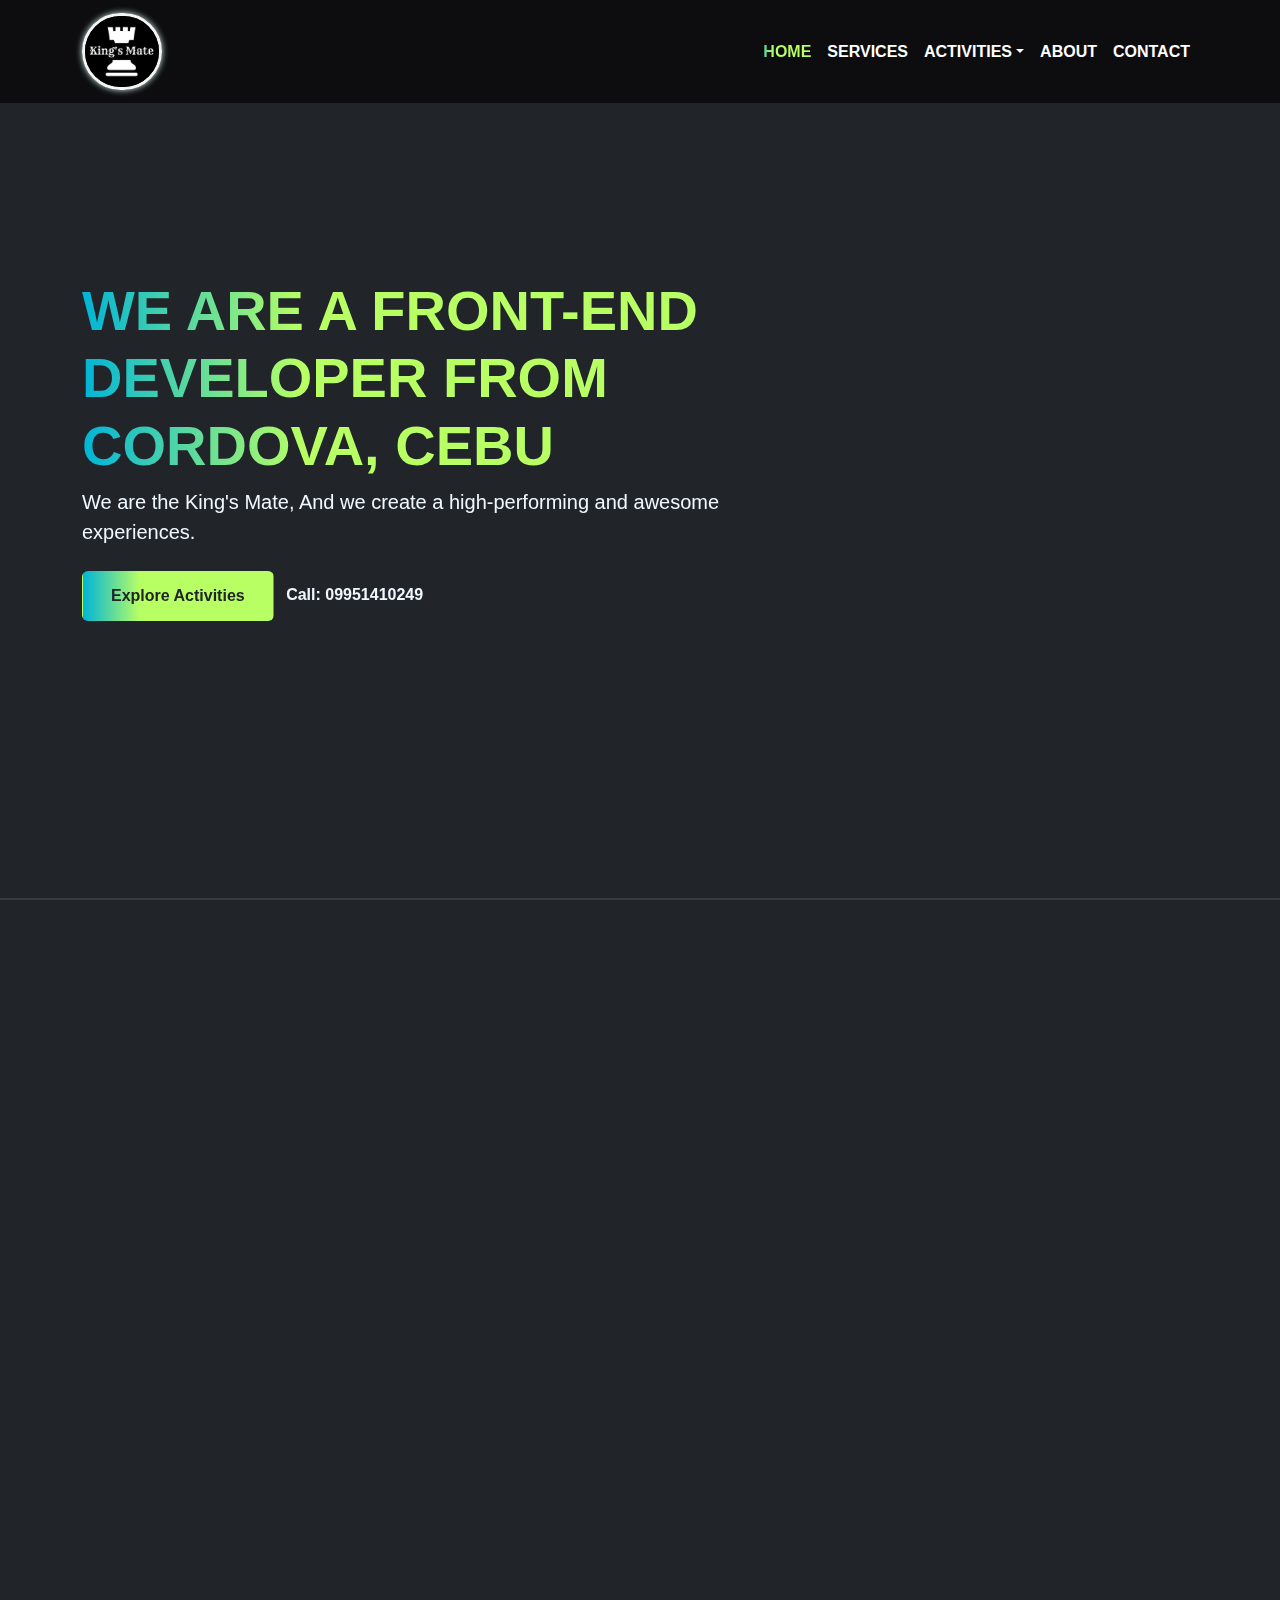
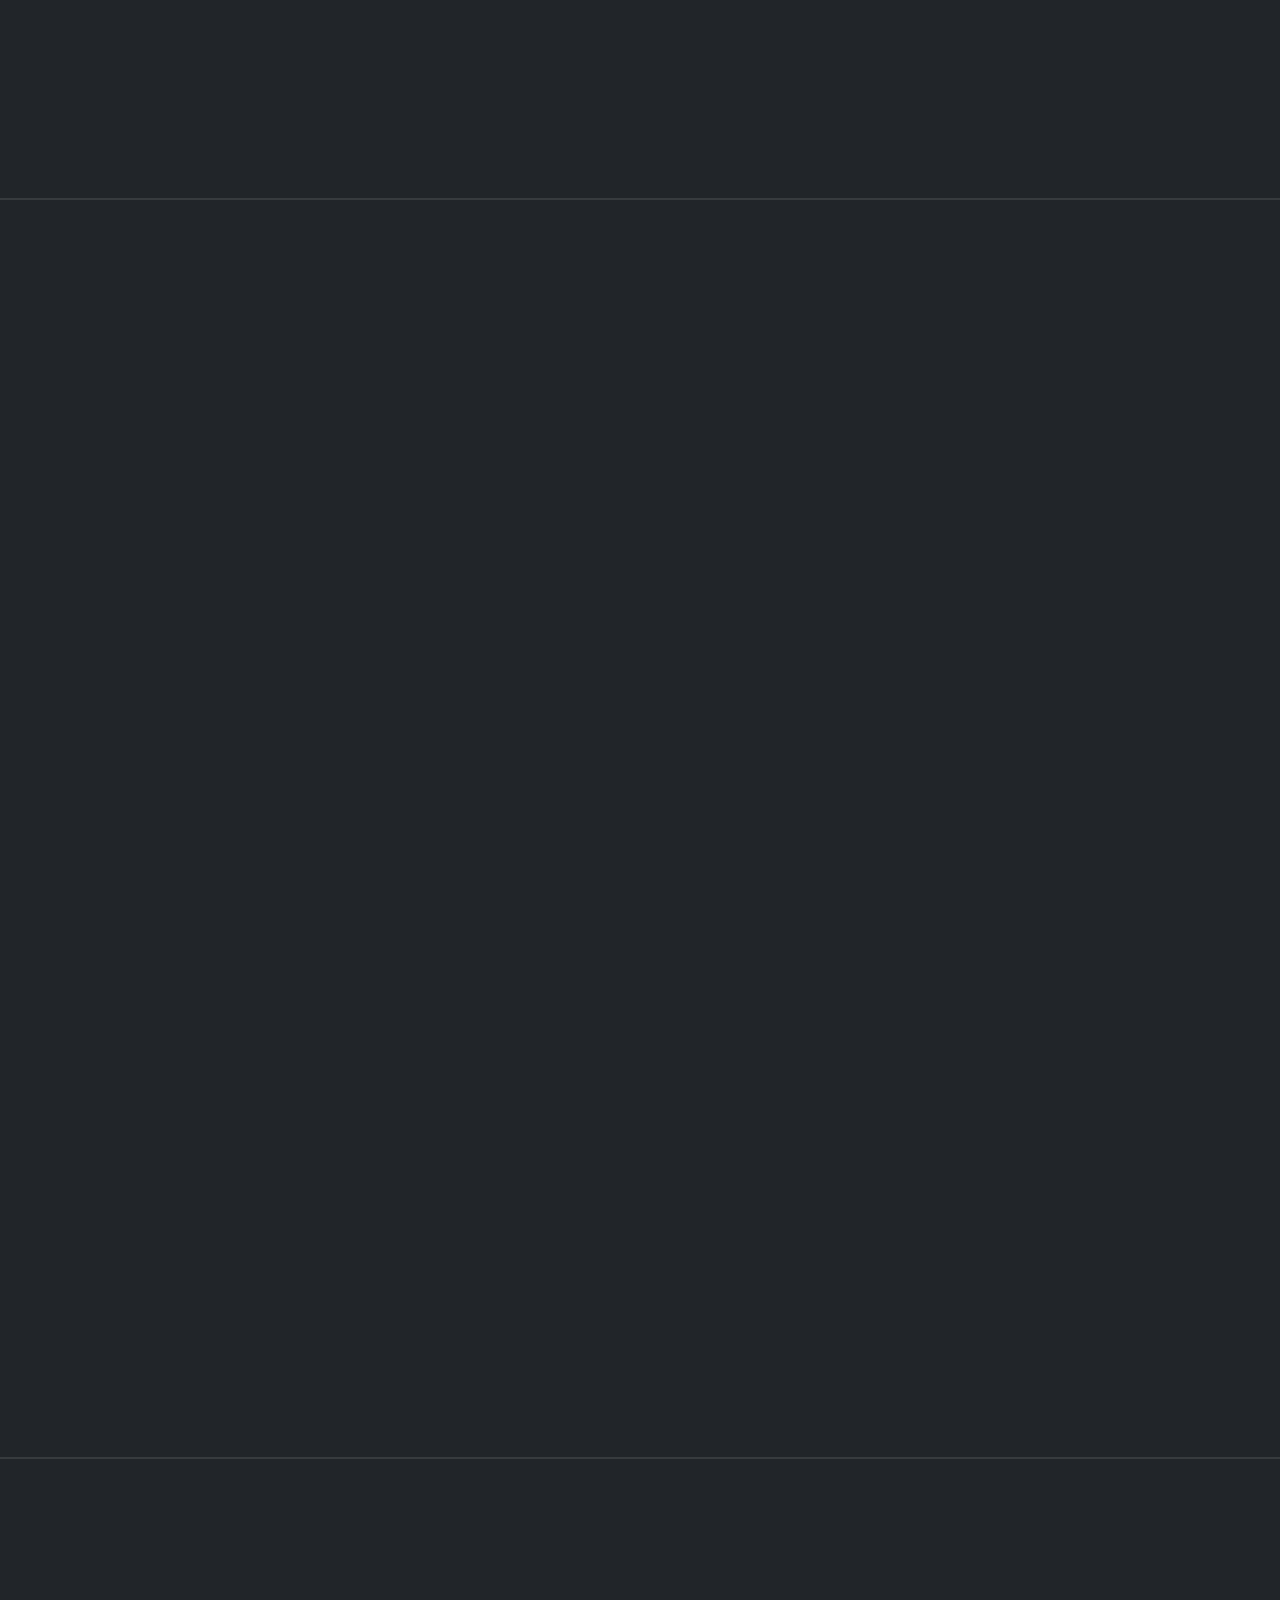
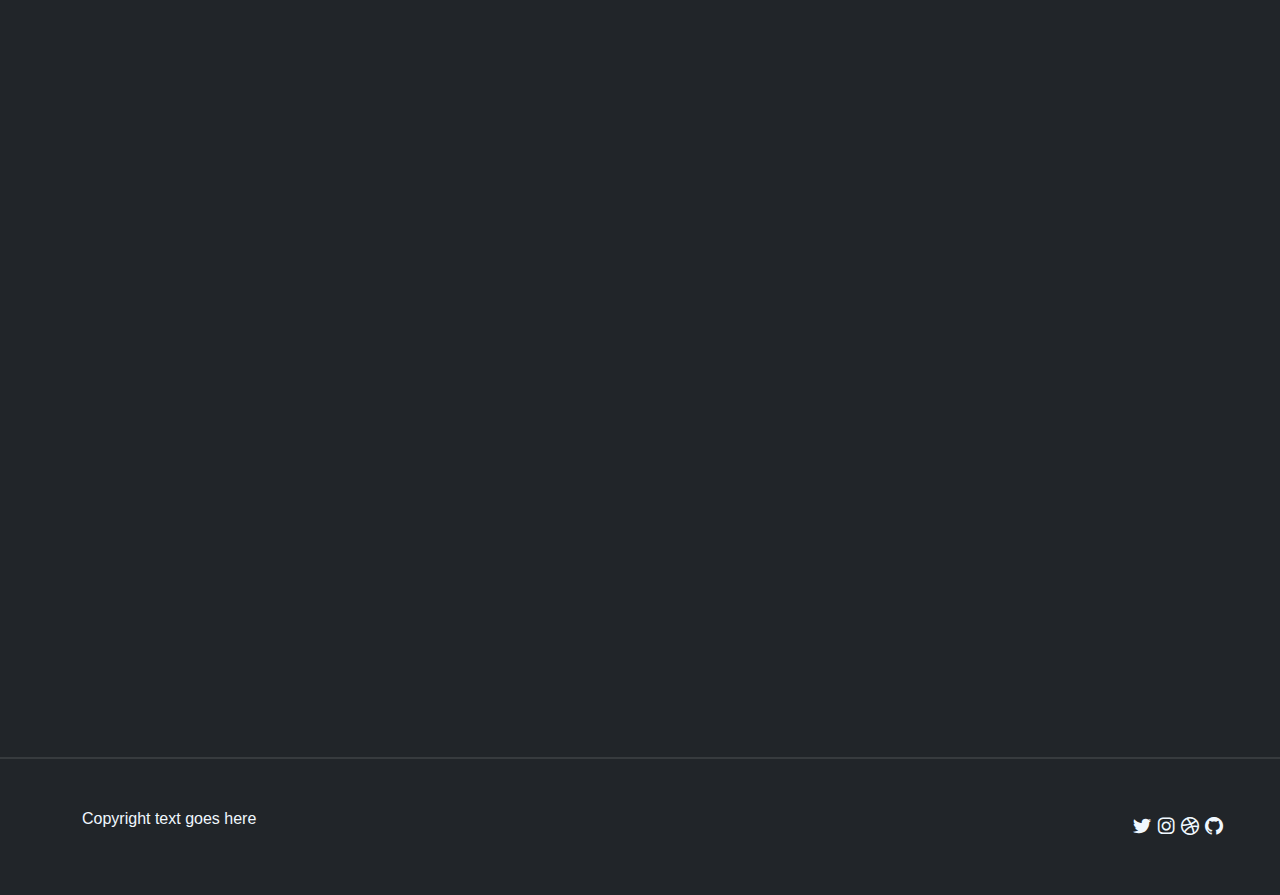
<file: index.html>
<!DOCTYPE html>
<html lang="en">
<head>
    <meta charset="UTF-8">
    <meta http-equiv="X-UA-Compatible" content="IE=edge">
    <meta name="viewport" content="width=device-width, initial-scale=1.0">
    <title>King's Mate</title>
    <link rel="stylesheet" href="./sources/css/bootstrap.min.css">
    <link rel="stylesheet" href="./sources/css/aos.css">
    <link rel="stylesheet" href="./sources/css/line-awesome.min.css">
    <link rel="stylesheet" href="./sources/css/style.css">
    <link rel="icon" href="./sources/images/top-icon.png">
</head>
<body data-bs-spy="scroll" data-bs-target=".navbar">
    <nav class="navbar navbar-expand-lg navbar-dark fixed-top">
        <div class="container">
          <a class="navbar-brand mx-lg-auto" href="#home">
            <span class="h4 fw-bold d-block d-lg-none shadow-sm">King's Mate</span>
            <img src="./sources/images/logomain.png" class="d-none d-lg-block" alt="logo" id="logo">
          </a>
          <button class="navbar-toggler" type="button" data-bs-toggle="collapse" data-bs-target="#navbarNav" aria-controls="navbarNav" aria-expanded="false" aria-label="Toggle navigation">
            <span class="navbar-toggler-icon"></span>
          </button>
          <div class="collapse navbar-collapse" id="navbarNav">
            <ul class="navbar-nav ms-auto">
              <li class="nav-item active">
                <a class="nav-link" href="#home">Home</a>
              </li>
              <li class="nav-item">
                <a class="nav-link" href="#services">Services</a>
              </li>
              <li class="nav-item dropdown">
                <a class="nav-link dropdown-toggle" href="#" role="button" data-bs-toggle="dropdown">ACTIVITIES</a>
                <ul class="dropdown-menu">
                  <li><a class="dropdown-item" href="periodic.html">Table of Elements</a></li>
                  <li><a class="dropdown-item" href="grid.html">Grid</a></li>
                  <li><a class="dropdown-item" href="survey.html">Survey Form</a></li>
                </ul>
              </li>
              <li class="nav-item">
                <a class="nav-link" href="#about">About</a>
              </li>
              <li class="nav-item">
                <a class="nav-link" href="#contact">Contact</a>
              </li>
            </ul>
          </div>
        </div>
      </nav>

      <div id="content-wrapper">
        <section id="home" class="full-height bg-dark">
            <div class="container">
                <div class="row">
                    <div class="col-lg-8">
                        <h1 class="display-4 fw-bold" data-aos="fade-up">WE ARE A FRONT-END DEVELOPER FROM CORDOVA, CEBU</h1>
                        <p class="lead mt-2 mb-4" data-aos="fade-up" data-aos-delay="300">We are the King's Mate, And we create a high-performing and awesome experiences.</p>
                        <div data-aos="fade-up" data-aos-delay="600">
                          <a href="#activities" class="btn btn-brand me-2">Explore Activities</a>
                        <a href="#" class="link-custom">Call: 09951410249</a>
                        </div>
                    </div>
                </div>
            </div>
        </section>

        <section id="services" class="full-height bg-dark px-lg-5">
          <div class="container">
            <div class="row pb-4" data-aos="fade-up">
              <div class="col-lg-8">
                <h6 class="text-brand">SERVICES</h6>
                <h1>Services that we provide.</h1>
              </div>
            </div>
            <div class="row">
              <div class="col-md-4" data-aos="fade-up" data-aos-delay="300">
                <div class="service p-4 bg-gradient border-bottom border-start rounded-4 shadow-effect">
                    <div class="iconbox rounded-4">
                        <i class="las la-feather"></i>
                    </div>
                    <h3>Felix B. Alimento Jr.</h3>
                    <h4 class="mt-4 ">Branding</h4>
                    <p>We are the King's Mate, And we create a high-performing and awesome experiences.</p>
                    <a href="" class="link-custom">Read More</a>
                </div>
            </div>
            <div class="col-md-4" data-aos="fade-up" data-aos-delay="600">
              <div class="service p-4 bg-gradient border-bottom border-start rounded-4 shadow-effect">
                  <div class="iconbox rounded-4">
                    <i class="las la-desktop"></i>
                  </div>
                  <h3>Justin Dave T. Henabe</h3>
                  <h4 class="mt-4 ">Web Designing</h4>
                  <p>We are the King's Mate, And we create a high-performing and awesome experiences.</p>
                  <a href="" class="link-custom">Read More</a>
              </div>
          </div>
          <div class="col-md-4" data-aos="fade-up" data-aos-delay="800">
            <div class="service p-4 bg-gradient border-bottom border-start rounded-4 shadow-effect">
                <div class="iconbox rounded-4">
                  <i class="las la-pencil-ruler"></i>
                </div>
                <h3>Azhi C. Obregon</h3>
                <h4 class="mt-4 ">Graphic Designing</h4>
                <p>We are the King's Mate, And we create a high-performing and awesome experiences.</p>
                <a href="" class="link-custom">Read More</a>
            </div>
        </div>
            </div>
          </div>
        </section>

        <section id="about" class="full-height bg-dark px-lg-5">
          <div class="container">

            <div class="row pb-4" data-aos="fade-up">
              <div class="col-lg-8">
                <h6 class="text-brand">ABOUT</h6>
                <h1>Our Education & Experience</h1>
              </div>
            </div>

            <div class="row gy-4">
              <div class="col-lg-6">

                <h3 class="mb-4" data-aos="fade-up" data-aos-delay="300">Education</h4>
                <div class="row gy-3">

                  <div class="col-12" data-aos="fade-up" data-aos-delay="500">
                    <div class="p-4 bg-gradient border-bottom border-start rounded-4">
                      <h6>Felix B. Alimento Jr.</h6>
                      <h5>BSIT 1A</h5>
                      <p class="text-brand">Tertiary: Cordova Public College CPC (2022-2023)</p>
                      <p class="mb-0">Gabi, Cordova, Cebu</p>
                      <p class="text-brand">Secondary: Babag National High School (2011-2017)</p>
                      <p class="mb-0">Babag 1, Lapu-lapu City</p>
                      <p class="text-brand">Primary: Calawisan Elemtary School (2005-2011)</p>
                      <p class="mb-0">Pilipog, Cordova, Cebu</p>
                    </div>
                  </div>

                  <div class="col-12" data-aos="fade-up" data-aos-delay="300">
                    <div class="p-4 bg-gradient border-bottom border-start rounded-4">
                      <h6>Justin Dave T. Henabe</h6>
                      <h5>BSIT 1A</h5>
                      <p class="text-brand">Tertiary: Cordova Public College CPC (2022-2023)</p>
                      <p class="mb-0">Gabi, Cordova, Cebu</p>
                      <p class="text-brand">Secondary: Babag National High School (2013-2019)</p>
                      <p class="mb-0">Babag 1, Lapu-lapu City</p>
                      <p class="text-brand">Primary: Pilipog Elementary School (2007-2013)</p>
                      <p class="mb-0">Pilipog, Cordova, Cebu</p>
                    </div>
                  </div>

                  <div class="col-12" data-aos="fade-up" data-aos-delay="300">
                    <div class="p-4 bg-gradient border-bottom border-start rounded-4">
                      <h6>Azhi C. Obregon</h6>
                      <h5>BSIT 1A</h5>
                      <p class="text-brand">Tertiary: Cordova Public College CPC (2022-2023)</p>
                      <p class="mb-0">Gabi, Cordova, Cebu</p>
                      <p class="text-brand">Secondary: Cordova Catholic Cooperative School (2016-2020)</p>
                      <p class="mb-0">Cordova, Cebu</p>
                      <p class="text-brand">Primary: Catarman Elementary School (2010-2016)</p>
                      <p class="mb-0">Catarman, Cordova, Cebu</p>
                    </div>
                  </div>

                </div>

              </div>

              <div class="col-lg-6">

                <h3 class="mb-4" data-aos="fade-up" data-aos-delay="300">Hobbies & Skills</h4>
                  <div class="row gy-4">
  
                    <div class="col-12" data-aos="fade-up" data-aos-delay="600">
                      <div class="p-4 bg-gradient border-bottom border-start rounded-4">
                        <h6>Felix Alimento Jr.</h6>
                        <h5>I like...</h5>
                        <ul>
                          <li>Playing Basketball</li>
                          <li>Playing with my dog</li>
                          <li>Tari</li>
                        </ul>
                      </div>
                    </div>
  
                    <div class="col-12" data-aos="fade-up" data-aos-delay="500">
                      <div class="p-4 bg-gradient border-bottom border-start rounded-4">
                        <h6>Justin Dave T. Henabe</h6>
                        <h5>I like...</h5>
                        <ul>
                          <li>Coding</li>
                          <li>Playing PC or mobile games</li>
                          <li>Watching movies and Reading</li>
                        </ul>
                      </div>
                    </div>
  
                    <div class="col-12" data-aos="fade-up" data-aos-delay="600">
                      <div class="p-4 bg-gradient border-bottom border-start rounded-4">
                        <h6>Azhi C. Obregon</h6>
                        <h5>I like...</h5>
                        <ul>
                          <li>Tinkering things</li>
                          <li>Mixing music</li>
                          <li>Animating</li>
                        </ul>
                      </div>
                    </div>
  
                  </div>

              </div>

            </div>

          </div>
        </section>

        <section id="contact" class="full-height px-lg-5 bg-dark">
          <div class="container">
            <div class="row justify-content-center text-center" data-aos="fade-up">
              <div class="col-lg-8 pb-4">
                <h6 class="text-brand">CONTACT</h6>
                <h1>Interested in working together? Let's talk!</h1>
              </div>
            </div>

            <div class="cold-lg-8">
              <form action="#" class="row g-lg-3 gy-3">
                <div class="form-group col-md-6" data-aos="fade-up">
                  <input type="text" class="form-control" placeholder="Enter your name">
                </div>
                <div class="form-group col-md-6" data-aos="fade-up">
                  <input type="email" class="form-control" placeholder="Enter your email">
                </div>
                <div class="form-group col-12" data-aos="fade-up">
                  <input type="email" class="form-control" placeholder="Enter subject">
                </div>
                <div class="form-group col-12" data-aos="fade-up">
                  <textarea name="" rows="4" class="form-control" placeholder="Enter your message"></textarea>
                </div>
                <div class="form-group col-12 d-grid" data-aos="fade-up">
                  <button type="submit" class="btn btn-brand">Contact me</button>
                </div>
              </form>
            </div>

          </div>
        </section>

        <footer class="py-5 bg-dark px-lg-5">
          <div class="container">
            <div class="row gy-4 justify-content-between">
              <div class="col-auto">
                <p class="mb-0">Copyright text goes here</p>
              </div>
              <div class="col-auto">
                <div class="social-icons">
                  <a href=""><i class="lab la-twitter"></i></a>
                  <a href=""><i class="lab la-instagram"></i></a>
                  <a href=""><i class="lab la-dribbble"></i></a>
                  <a href=""><i class="lab la-github"></i></a>
                </div>
              </div>
            </div>
          </div>
        </footer>

      </div>

    <script src="./sources/js/bootstrap.bundle.min.js"></script>
    <script src="./sources/js/aos.js"></script>
    <script src="./sources/js/main.js"></script>
</body>
</html>
</file>
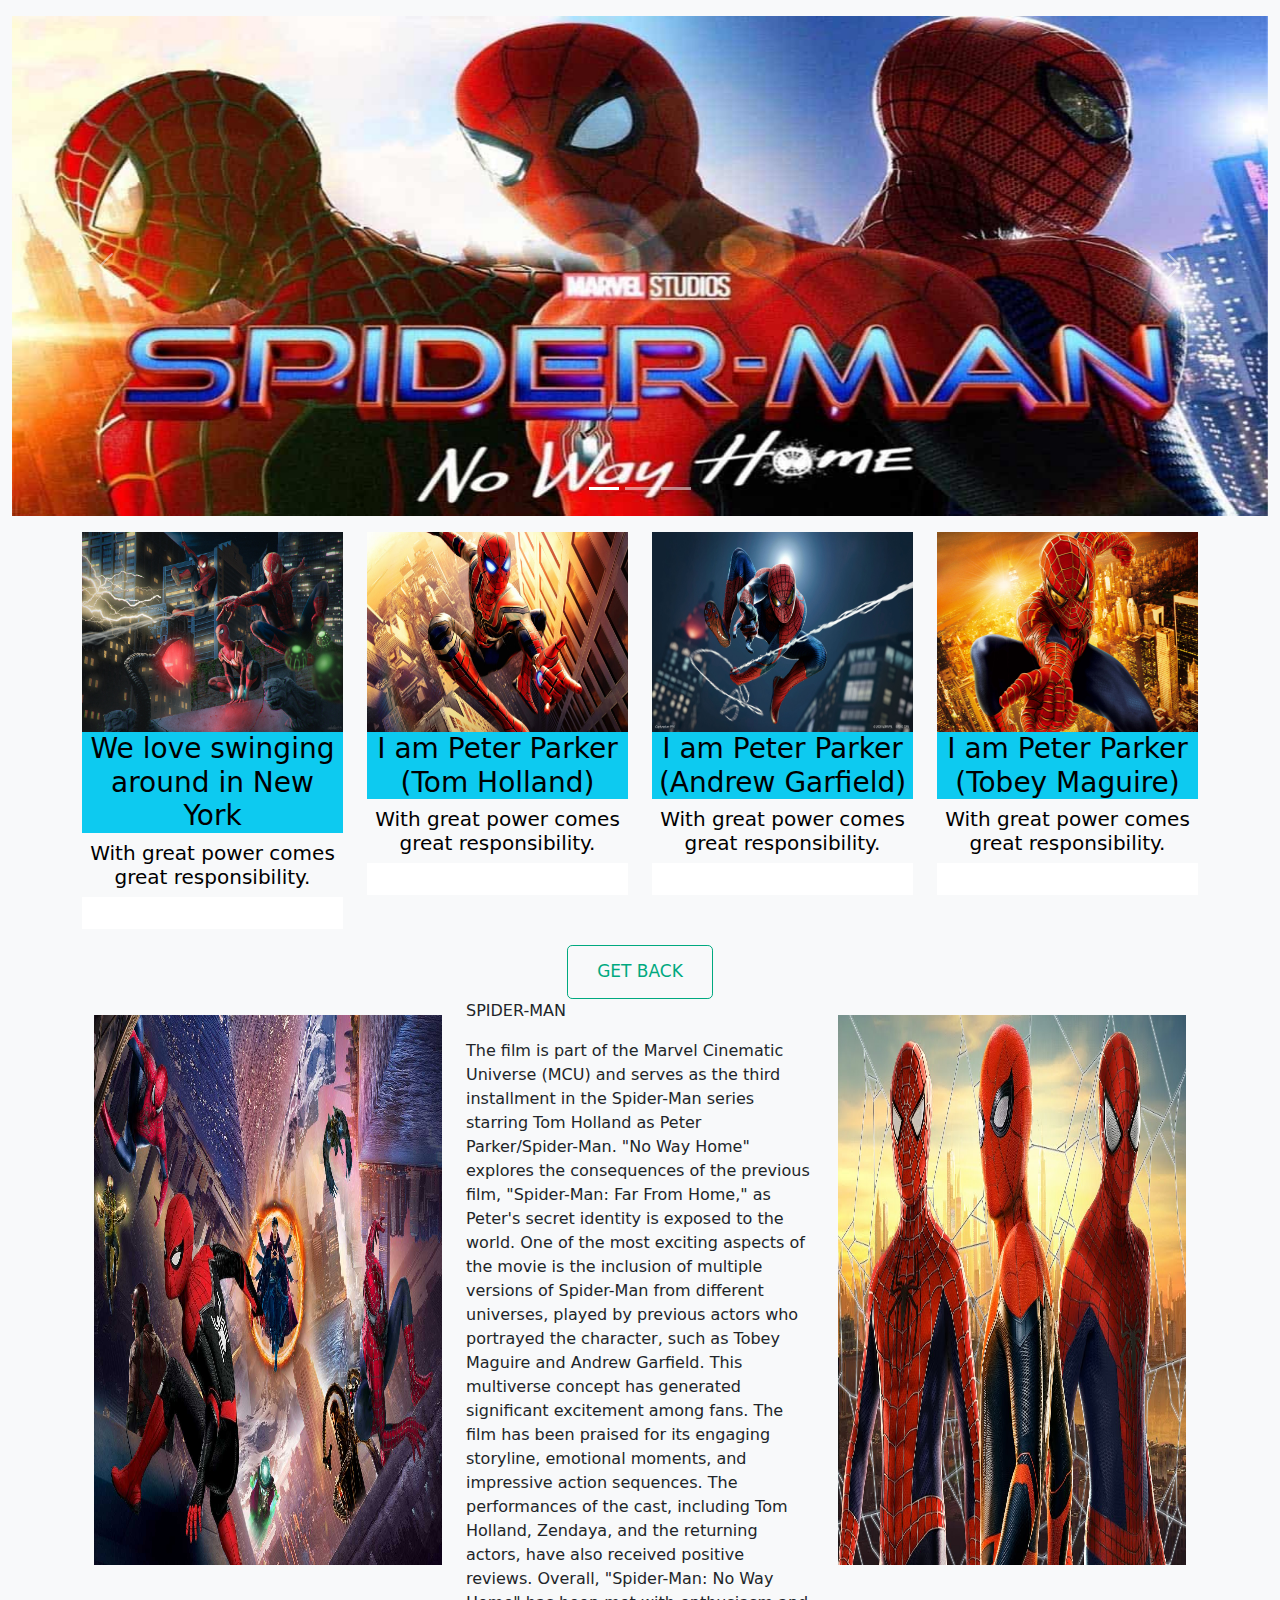
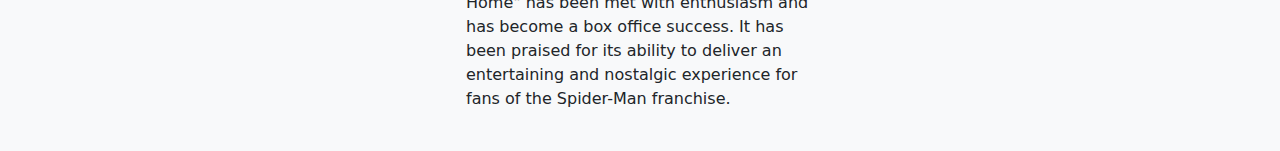
<file: grid.html>
<!DOCTYPE html>
<html lang="en">
<head>
    <meta charset="UTF-8">
    <meta http-equiv="X-UA-Compatible" content="IE=edge">
    <meta name="viewport" content="width=device-width, initial-scale=1.0">
    <title>Grid</title>
    <link rel="stylesheet" href="./sources/css/bootstrap.min.css">
    <link rel="stylesheet" href="./sources/css/aos.css">
    <link rel="stylesheet" href="./sources/css/grid.css">
    <link rel="icon" href="./sources/images/top-icon.png">
</head>
<body class="bg-light">
  <div class="container-fluid mt-3">
    <div class="row">
      <div class="col-sm-12">

        <div id="carouselExampleIndicators" class="carousel slide">
          <div class="carousel-indicators">
            <button type="button" data-bs-target="#carouselExampleIndicators" data-bs-slide-to="0" class="active" aria-current="true" aria-label="Slide 1"></button>
            <button type="button" data-bs-target="#carouselExampleIndicators" data-bs-slide-to="1" aria-label="Slide 2"></button>
            <button type="button" data-bs-target="#carouselExampleIndicators" data-bs-slide-to="2" aria-label="Slide 3"></button>
          </div>
          <div class="carousel-inner">
            <div class="carousel-item active">
              <img src="./sources/images/000.jpg" class="d-block w-100 avatar" alt="Tobey Maguire">
            </div>
            <div class="carousel-item">
              <img src="./sources/images/111.jpg" class="d-block w-100 avatar" alt="Andrew Garfield">
            </div>
            <div class="carousel-item">
              <img src="./sources/images/222.jpg" class="d-block w-100 avatar" alt="Tom Holland">
            </div>
          </div>
          <button class="carousel-control-prev" type="button" data-bs-target="#carouselExampleIndicators" data-bs-slide="prev">
            <span class="carousel-control-prev-icon" aria-hidden="true"></span>
            <span class="visually-hidden">Previous</span>
          </button>
          <button class="carousel-control-next" type="button" data-bs-target="#carouselExampleIndicators" data-bs-slide="next">
            <span class="carousel-control-next-icon" aria-hidden="true"></span>
            <span class="visually-hidden">Next</span>
          </button>
        </div>

        <div class="container md-3">
          <div class="row row-cols-2 row-cols-lg-4">
              <div class="col">
                  <img src="./sources/images/404.jpg" alt="power" class="img-fluid mt-3 spidey">
                   <div class="col text-black h3 text-center bg-info">We love swinging around in New York</div>              
                   <div class="col text-black h5 text-center">With great power comes great responsibility.</div>              
                   <p class="p-3 bg-white"></p>
              </div>
              <div class="col">
                  <img src="./sources/images/101.jpg" alt="power" class="img-fluid mt-3 spidey">
                  <div class="col text-black h3 text-center bg-info ">I am Peter Parker (Tom Holland)</div>              
                   <div class="col text-black h5 text-center">With great power comes great responsibility.</div>       
                   <p class="p-3 bg-white"></p>
              </div>
              <div class="col">
                  <img src="./sources/images/202.jpg" alt="power" class="img-fluid mt-3 spidey">
                  <div class="col text-black h3  text-center bg-info">I am Peter Parker (Andrew Garfield)</div>              
                   <div class="col text-black h5 text-center">
                    With great power comes great responsibility.</div>    
                   <p class="p-3 bg-white"></p>
              </div>
              <div class="col">
                  <img src="./sources/images/303.jpg" alt="power" class="img-fluid mt-3 spidey">
                  <div class="col text-black h3 text-center bg-info ">I am Peter Parker (Tobey Maguire)</div>              
                  <div class="col text-black h5 text-center">With great power comes great responsibility.</div>   
                   <p class="p-3 bg-white"></p>
              </div>
          </div>

          <div class="container justify-content-center text-center"><a href="index.html"><button class="button">Get Back</button></a></div>

          <div class="container">
          <div class="row row-cols-1 row-cols-lg-3">
           <div class="col">
             <img src="./sources/images/505.jpg" alt="power" class="img-fluid mt-3" style="height: 550px; width: 100%;">
             
   
           </div>
           <div class="col text-dark">
            <P class="bear">SPIDER-MAN</P>
            <p class="font">The film is part of the Marvel Cinematic Universe (MCU) and serves as the third installment in the Spider-Man series starring Tom Holland as Peter Parker/Spider-Man. "No Way Home" explores the consequences of the previous film, "Spider-Man: Far From Home," as Peter's secret identity is exposed to the world.

              One of the most exciting aspects of the movie is the inclusion of multiple versions of Spider-Man from different universes, played by previous actors who portrayed the character, such as Tobey Maguire and Andrew Garfield. This multiverse concept has generated significant excitement among fans.
              
              The film has been praised for its engaging storyline, emotional moments, and impressive action sequences. The performances of the cast, including Tom Holland, Zendaya, and the returning actors, have also received positive reviews.
              
              Overall, "Spider-Man: No Way Home" has been met with enthusiasm and has become a box office success. It has been praised for its ability to deliver an entertaining and nostalgic experience for fans of the Spider-Man franchise.</p>
            <br>
             
           </div>
           <div class="col">
             <img src="./sources/images/606.jpg" alt="power" class="img-fluid mt-3" style="height:550px; width: 100%;">
             
           </div>
   
          </div>

      </div>
    </div>

    

  </div>

    <script src="./sources/js/bootstrap.bundle.min.js"></script>
    <script src="./sources/js/aos.js"></script>
    <script src="./sources/js/main.js"></script>
</body>
</html>
</file>
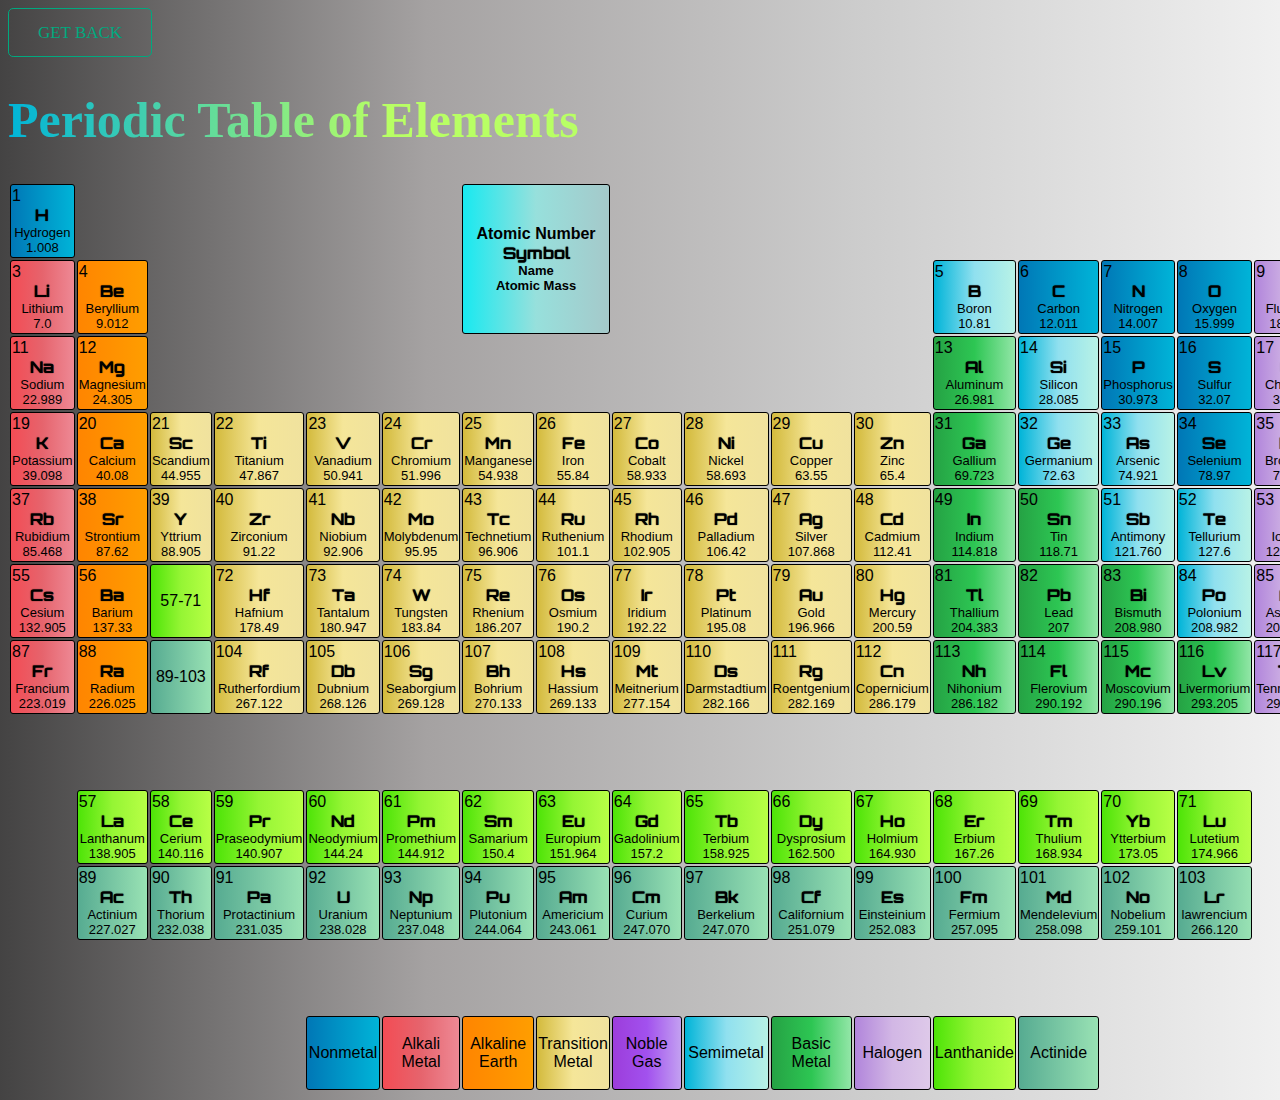
<file: periodic.html>
<!DOCTYPE html>
<html lang="en">
<head>
    <meta charset="UTF-8">
    <meta http-equiv="X-UA-Compatible" content="IE=edge">
    <meta name="viewport" content="width=device-width, initial-scale=1.0">
    <link rel="preconnect" href="https://fonts.googleapis.com">
    <link rel="preconnect" href="https://fonts.gstatic.com" crossorigin>
    <link href="https://fonts.googleapis.com/css2?family=Kanit:wght@200;400&family=Orbitron:wght@400;800&display=swap" rel="stylesheet">
    <link rel="icon" href="https://th.bing.com/th/id/OIP.M0WpQR2YBbKwRCJwIpC3QQHaHa?pid=ImgDet&rs=1" type="image/x-icon">
    <link rel="stylesheet" href="./sources/css/periodic.css">
    <title>Periodic Table</title>
</head>
<body>
    <a href="index.html"><button class="button">Get Back</button></a>
    <h1>Periodic Table of Elements</h1>
    <table>
        <tr>
            <td class="blue">
                <div>
                    <div class="number">1</div>
                    <div class="symbol">H</div>
                    <div class="name">Hydrogen</div>
                    <div class="mass">1.008</div>
                </div>
            </td>
            <td colspan="5" class="space"></td>
            <td colspan="2" rowspan="2" class="white">
                <div class="parent">
                    <div class="number">Atomic Number</div>
                    <div class="symbol">Symbol</div>
                    <div class="name">Name</div>
                    <div class="mass">Atomic Mass</div>
                </div>
            </td>
            <td colspan="9" class="space"></td>
            <td class="purple">
                <div>
                    <div class="number">2</div>
                    <div class="symbol">He</div>
                    <div class="name">Helium</div>
                    <div class="mass">4.002</div>
                </div>
            </td>
        </tr>
        <tr>
            <td class="red">
                <div>
                    <div class="number">3</div>
                    <div class="symbol">Li</div>
                    <div class="name">Lithium</div>
                    <div class="mass">7.0</div>
                </div>
            </td>
            <td class="orange">
                <div>
                    <div class="number">4</div>
                    <div class="symbol">Be</div>
                    <div class="name">Beryllium</div>
                    <div class="mass">9.012</div>
                </div>
            </td>
            <td colspan="4"></td>
            <td colspan="4"></td>
            <td class="cyan">
                <div>
                    <div class="number">5</div>
                    <div class="symbol">B</div>
                    <div class="name">Boron</div>
                    <div class="mass">10.81</div>
                </div>
            </td>
            <td class="blue">
                <div>
                    <div class="number">6</div>
                    <div class="symbol">C</div>
                    <div class="name">Carbon</div>
                    <div class="mass">12.011</div>
                </div>
            </td>
            <td class="blue">
                <div>
                    <div class="number">7</div>
                    <div class="symbol">N</div>
                    <div class="name">Nitrogen</div>
                    <div class="mass">14.007</div>
                </div>
            </td>
            <td class="blue">
                <div>
                    <div class="number">8</div>
                    <div class="symbol">O</div>
                    <div class="name">Oxygen</div>
                    <div class="mass">15.999</div>
                </div>
            </td>
            <td class="hollow">
                <div>
                    <div class="number">9</div>
                    <div class="symbol">F</div>
                    <div class="name">Fluorine</div>
                    <div class="mass">18.998</div>
                </div>
            </td>
            <td class="purple">
                <div>
                    <div class="number">10</div>
                    <div class="symbol">Ne</div>
                    <div class="name">Neon</div>
                    <div class="mass">20.180</div>
                </div>
            </td>
        </tr>
        <tr>
            <td class="red">
                <div>
                    <div class="number">11</div>
                    <div class="symbol">Na</div>
                    <div class="name">Sodium</div>
                    <div class="mass">22.989</div>
                </div>
            </td>
            <td class="orange">
                <div>
                    <div class="number">12</div>
                    <div class="symbol">Mg</div>
                    <div class="name">Magnesium</div>
                    <div class="mass">24.305</div>
                </div>
            </td>
            <td colspan="10" class="space"></td>
            <td class="green">
                <div>
                    <div class="number">13</div>
                    <div class="symbol">Al</div>
                    <div class="name">Aluminum</div>
                    <div class="mass">26.981</div>
                </div>
            </td>
            <td class="cyan">
                <div>
                    <div class="number">14</div>
                    <div class="symbol">Si</div>
                    <div class="name">Silicon</div>
                    <div class="mass">28.085</div>
                </div>
            </td>
            <td class="blue">
                <div>
                    <div class="number">15</div>
                    <div class="symbol">P</div>
                    <div class="name">Phosphorus</div>
                    <div class="mass">30.973</div>
                </div>
            </td>
            <td class="blue">
                <div>
                    <div class="number">16</div>
                    <div class="symbol">S</div>
                    <div class="name">Sulfur</div>
                    <div class="mass">32.07</div>
                </div>
            </td>
            <td class="hollow">
                <div>
                    <div class="number">17</div>
                    <div class="symbol">Cl</div>
                    <div class="name">Chlorine</div>
                    <div class="mass">35.45</div>
                </div>
            </td>
            <td class="purple">
                <div>
                    <div class="number">18</div>
                    <div class="symbol">Ar</div>
                    <div class="name">Argon</div>
                    <div class="mass">39.9</div>
                </div>
            </td>
        </tr>
        <tr>
            <td class="red">
                <div>
                    <div class="number">19</div>
                    <div class="symbol">K</div>
                    <div class="name">Potassium</div>
                    <div class="mass">39.098</div>
                </div>
            </td>
            <td class="orange">
                <div>
                    <div class="number">20</div>
                    <div class="symbol">Ca</div>
                    <div class="name">Calcium</div>
                    <div class="mass">40.08</div>
                </div>
            </td>
            <td class="yellow">
                <div>
                    <div class="number">21</div>
                    <div class="symbol">Sc</div>
                    <div class="name">Scandium</div>
                    <div class="mass">44.955</div>
                </div>
            </td>
            <td class="yellow">
                <div>
                    <div class="number">22</div>
                    <div class="symbol">Ti</div>
                    <div class="name">Titanium</div>
                    <div class="mass">47.867</div>
                </div>
            </td>
            <td class="yellow">
                <div>
                    <div class="number">23</div>
                    <div class="symbol">V</div>
                    <div class="name">Vanadium</div>
                    <div class="mass">50.941</div>
                </div>
            </td>
            <td class="yellow">
                <div>
                    <div class="number">24</div>
                    <div class="symbol">Cr</div>
                    <div class="name">Chromium</div>
                    <div class="mass">51.996</div>
                </div>
            </td>
            <td class="yellow">
                <div>
                    <div class="number">25</div>
                    <div class="symbol">Mn</div>
                    <div class="name">Manganese</div>
                    <div class="mass">54.938</div>
                </div>
            </td>
            <td class="yellow">
                <div>
                    <div class="number">26</div>
                    <div class="symbol">Fe</div>
                    <div class="name">Iron</div>
                    <div class="mass">55.84</div>
                </div>
            </td>
            <td class="yellow">
                <div>
                    <div class="number">27</div>
                    <div class="symbol">Co</div>
                    <div class="name">Cobalt</div>
                    <div class="mass">58.933</div>
                </div>
            </td>
            <td class="yellow">
                <div>
                    <div class="number">28</div>
                    <div class="symbol">Ni</div>
                    <div class="name">Nickel</div>
                    <div class="mass">58.693</div>
                </div>
            </td>
            <td class="yellow">
                <div>
                    <div class="number">29</div>
                    <div class="symbol">Cu</div>
                    <div class="name">Copper</div>
                    <div class="mass">63.55</div>
                </div>
            </td>
            <td class="yellow">
                <div>
                    <div class="number">30</div>
                    <div class="symbol">Zn</div>
                    <div class="name">Zinc</div>
                    <div class="mass">65.4</div>
                </div>
            </td>
            <td class="green">
                <div>
                    <div class="number">31</div>
                    <div class="symbol">Ga</div>
                    <div class="name">Gallium</div>
                    <div class="mass">69.723</div>
                </div>
            </td>
            <td class="cyan">
                <div>
                    <div class="number">32</div>
                    <div class="symbol">Ge</div>
                    <div class="name">Germanium</div>
                    <div class="mass">72.63</div>
                </div>
            </td>
            <td class="cyan">
                <div>
                    <div class="number">33</div>
                    <div class="symbol">As</div>
                    <div class="name">Arsenic</div>
                    <div class="mass">74.921</div>
                </div>
            </td>
            <td class="blue">
                <div>
                    <div class="number">34</div>
                    <div class="symbol">Se</div>
                    <div class="name">Selenium</div>
                    <div class="mass">78.97</div>
                </div>
            </td>
            <td class="hollow">
                <div>
                    <div class="number">35</div>
                    <div class="symbol">Br</div>
                    <div class="name">Bromine</div>
                    <div class="mass">79.90</div>
                </div>
            </td>
            <td class="purple">
                <div>
                    <div class="number">36</div>
                    <div class="symbol">Kr</div>
                    <div class="name">Krypton</div>
                    <div class="mass">83.80</div>
                </div>
            </td>
        </tr>
        <tr>
            <td class="red">
                <div>
                    <div class="number">37</div>
                    <div class="symbol">Rb</div>
                    <div class="name">Rubidium</div>
                    <div class="mass">85.468</div>
                </div>
            </td>
            <td class="orange">
                <div>
                    <div class="number">38</div>
                    <div class="symbol">Sr</div>
                    <div class="name">Strontium</div>
                    <div class="mass">87.62</div>
                </div>
            </td>
            <td class="yellow">
                <div>
                    <div class="number">39</div>
                    <div class="symbol">Y</div>
                    <div class="name">Yttrium</div>
                    <div class="mass">88.905</div>
                </div>
            </td>
            <td class="yellow">
                <div>
                    <div class="number">40</div>
                    <div class="symbol">Zr</div>
                    <div class="name">Zirconium</div>
                    <div class="mass">91.22</div>
                </div>
            </td>
            <td class="yellow">
                <div>
                    <div class="number">41</div>
                    <div class="symbol">Nb</div>
                    <div class="name">Niobium</div>
                    <div class="mass">92.906</div>
                </div>
            </td>
            <td class="yellow">
                <div>
                    <div class="number">42</div>
                    <div class="symbol">Mo</div>
                    <div class="name">Molybdenum</div>
                    <div class="mass">95.95</div>
                </div>
            </td>
            <td class="yellow">
                <div>
                    <div class="number">43</div>
                    <div class="symbol">Tc</div>
                    <div class="name">Technetium</div>
                    <div class="mass">96.906</div>
                </div>
            </td>
            <td class="yellow">
                <div>
                    <div class="number">44</div>
                    <div class="symbol">Ru</div>
                    <div class="name">Ruthenium</div>
                    <div class="mass">101.1</div>
                </div>
            </td>
            <td class="yellow">
                <div>
                    <div class="number">45</div>
                    <div class="symbol">Rh</div>
                    <div class="name">Rhodium</div>
                    <div class="mass">102.905</div>
                </div>
            </td>
            <td class="yellow">
                <div>
                    <div class="number">46</div>
                    <div class="symbol">Pd</div>
                    <div class="name">Palladium</div>
                    <div class="mass">106.42</div>
                </div>
            </td>
            <td class="yellow">
                <div>
                    <div class="number">47</div>
                    <div class="symbol">Ag</div>
                    <div class="name">Silver</div>
                    <div class="mass">107.868</div>
                </div>
            </td>
            <td class="yellow">
                <div>
                    <div class="number">48</div>
                    <div class="symbol">Cd</div>
                    <div class="name">Cadmium</div>
                    <div class="mass">112.41</div>
                </div>
            </td>
            <td class="green">
                <div>
                    <div class="number">49</div>
                    <div class="symbol">In</div>
                    <div class="name">Indium</div>
                    <div class="mass">114.818</div>
                </div>
            </td>
            <td class="green">
                <div>
                    <div class="number">50</div>
                    <div class="symbol">Sn</div>
                    <div class="name">Tin</div>
                    <div class="mass">118.71</div>
                </div>
            </td>
            <td class="cyan">
                <div>
                    <div class="number">51</div>
                    <div class="symbol">Sb</div>
                    <div class="name">Antimony</div>
                    <div class="mass">121.760</div>
                </div>
            </td>
            <td class="cyan">
                <div>
                    <div class="number">52</div>
                    <div class="symbol">Te</div>
                    <div class="name">Tellurium</div>
                    <div class="mass">127.6</div>
                </div>
            </td>
            <td class="hollow">
                <div>
                    <div class="number">53</div>
                    <div class="symbol">I</div>
                    <div class="name">Iodine</div>
                    <div class="mass">126.904</div>
                </div>
            </td>
            <td class="purple">
                <div>
                    <div class="number">54</div>
                    <div class="symbol">Xe</div>
                    <div class="name">Xenon</div>
                    <div class="mass">131.29</div>
                </div>
            </td>
        </tr>
        <tr>
            <td class="red">
                <div>
                    <div class="number">55</div>
                    <div class="symbol">Cs</div>
                    <div class="name">Cesium</div>
                    <div class="mass">132.905</div>
                </div>
            </td>
            <td class="orange">
                <div>
                    <div class="number">56</div>
                    <div class="symbol">Ba</div>
                    <div class="name">Barium</div>
                    <div class="mass">137.33</div>
                </div>
            </td>
            <td class="neon">57-71</td>
            <td class="yellow">
                <div>
                    <div class="number">72</div>
                    <div class="symbol">Hf</div>
                    <div class="name">Hafnium</div>
                    <div class="mass">178.49</div>
                </div>
            </td>
            <td class="yellow">
                <div>
                    <div class="number">73</div>
                    <div class="symbol">Ta</div>
                    <div class="name">Tantalum</div>
                    <div class="mass">180.947</div>
                </div>
            </td>
            <td class="yellow">
                <div>
                    <div class="number">74</div>
                    <div class="symbol">W</div>
                    <div class="name">Tungsten</div>
                    <div class="mass">183.84</div>
                </div>
            </td>
            <td class="yellow">
                <div>
                    <div class="number">75</div>
                    <div class="symbol">Re</div>
                    <div class="name">Rhenium</div>
                    <div class="mass">186.207</div>
                </div>
            </td>
            <td class="yellow">
                <div>
                    <div class="number">76</div>
                    <div class="symbol">Os</div>
                    <div class="name">Osmium</div>
                    <div class="mass">190.2</div>
                </div>
            </td>
            <td class="yellow">
                <div>
                    <div class="number">77</div>
                    <div class="symbol">Ir</div>
                    <div class="name">Iridium</div>
                    <div class="mass">192.22</div>
                </div>
            </td>
            <td class="yellow">
                <div>
                    <div class="number">78</div>
                    <div class="symbol">Pt</div>
                    <div class="name">Platinum</div>
                    <div class="mass">195.08</div>
                </div>
            </td>
            <td class="yellow">
                <div>
                    <div class="number">79</div>
                    <div class="symbol">Au</div>
                    <div class="name">Gold</div>
                    <div class="mass">196.966</div>
                </div>
            </td>
            <td class="yellow">
                <div>
                    <div class="number">80</div>
                    <div class="symbol">Hg</div>
                    <div class="name">Mercury</div>
                    <div class="mass">200.59</div>
                </div>
            </td>
            <td class="green">
                <div>
                    <div class="number">81</div>
                    <div class="symbol">Tl</div>
                    <div class="name">Thallium</div>
                    <div class="mass">204.383</div>
                </div>
            </td>
            <td class="green">
                <div>
                    <div class="number">82</div>
                    <div class="symbol">Pb</div>
                    <div class="name">Lead</div>
                    <div class="mass">207</div>
                </div>
            </td>
            <td class="green">
                <div>
                    <div class="number">83</div>
                    <div class="symbol">Bi</div>
                    <div class="name">Bismuth</div>
                    <div class="mass">208.980</div>
                </div>
            </td>
            <td class="cyan">
                <div>
                    <div class="number">84</div>
                    <div class="symbol">Po</div>
                    <div class="name">Polonium</div>
                    <div class="mass">208.982</div>
                </div>
            </td>
            <td class="hollow">
                <div>
                    <div class="number">85</div>
                    <div class="symbol">At</div>
                    <div class="name">Astatine</div>
                    <div class="mass">209.987</div>
                </div>
            </td>
            <td class="purple">
                <div>
                    <div class="number">86</div>
                    <div class="symbol">Rn</div>
                    <div class="name">Radon</div>
                    <div class="mass">222.017</div>
                </div>
            </td>
        </tr>
        <tr>
            <td class="red">
                <div>
                    <div class="number">87</div>
                    <div class="symbol">Fr</div>
                    <div class="name">Francium</div>
                    <div class="mass">223.019</div>
                </div>
            </td>
            <td class="orange">
                <div>
                    <div class="number">88</div>
                    <div class="symbol">Ra</div>
                    <div class="name">Radium</div>
                    <div class="mass">226.025</div>
                </div>
            </td>
            <td class="leaf">89-103</td>
            <td class="yellow">
                <div>
                    <div class="number">104</div>
                    <div class="symbol">Rf</div>
                    <div class="name">Rutherfordium</div>
                    <div class="mass">267.122</div>
                </div>
            </td>
            <td class="yellow">
                <div>
                    <div class="number">105</div>
                    <div class="symbol">Db</div>
                    <div class="name">Dubnium</div>
                    <div class="mass">268.126</div>
                </div>
            </td>
            <td class="yellow">
                <div>
                    <div class="number">106</div>
                    <div class="symbol">Sg</div>
                    <div class="name">Seaborgium</div>
                    <div class="mass">269.128</div>
                </div>
            </td>
            <td class="yellow">
                <div>
                    <div class="number">107</div>
                    <div class="symbol">Bh</div>
                    <div class="name">Bohrium</div>
                    <div class="mass">270.133</div>
                </div>
            </td>
            <td class="yellow">
                <div>
                    <div class="number">108</div>
                    <div class="symbol">Hs</div>
                    <div class="name">Hassium</div>
                    <div class="mass">269.133</div>
                </div>
            </td>
            <td class="yellow">
                <div>
                    <div class="number">109</div>
                    <div class="symbol">Mt</div>
                    <div class="name">Meitnerium</div>
                    <div class="mass">277.154</div>
                </div>
            </td>
            <td class="yellow">
                <div>
                    <div class="number">110</div>
                    <div class="symbol">Ds</div>
                    <div class="name">Darmstadtium</div>
                    <div class="mass">282.166</div>
                </div>
            </td>
            <td class="yellow">
                <div>
                    <div class="number">111</div>
                    <div class="symbol">Rg</div>
                    <div class="name">Roentgenium</div>
                    <div class="mass">282.169</div>
                </div>
            </td>
            <td class="yellow">
                <div>
                    <div class="number">112</div>
                    <div class="symbol">Cn</div>
                    <div class="name">Copernicium</div>
                    <div class="mass">286.179</div>
                </div>
            </td>
            <td class="green">
                <div>
                    <div class="number">113</div>
                    <div class="symbol">Nh</div>
                    <div class="name">Nihonium</div>
                    <div class="mass">286.182</div>
                </div>
            </td>
            <td class="green">
                <div>
                    <div class="number">114</div>
                    <div class="symbol">Fl</div>
                    <div class="name">Flerovium</div>
                    <div class="mass">290.192</div>
                </div>
            </td>
            <td class="green">
                <div>
                    <div class="number">115</div>
                    <div class="symbol">Mc</div>
                    <div class="name">Moscovium</div>
                    <div class="mass">290.196</div>
                </div>
            </td>
            <td class="green">
                <div>
                    <div class="number">116</div>
                    <div class="symbol">Lv</div>
                    <div class="name">Livermorium</div>
                    <div class="mass">293.205</div>
                </div>
            </td>
            <td class="hollow">
                <div>
                    <div class="number">117</div>
                    <div class="symbol">Ts</div>
                    <div class="name">Tennessine</div>
                    <div class="mass">294.211</div>
                </div>
            </td>
            <td class="purple">
                <div>
                    <div class="number">118</div>
                    <div class="symbol">Og</div>
                    <div class="name">Oganesson</div>
                    <div class="mass">295.216</div>
                </div>
            </td>
        </tr>
        <tr>
            <td colspan="18" class="space"></td>
        </tr>
        <tr>
            
            <td class="space"></td>
            <td class="neon">
                <div>
                    <div class="number">57</div>
                    <div class="symbol">La</div>
                    <div class="name">Lanthanum</div>
                    <div class="mass">138.905</div>
                </div>
            </td>
            <td class="neon">
                <div>
                    <div class="number">58</div>
                    <div class="symbol">Ce</div>
                    <div class="name">Cerium</div>
                    <div class="mass">140.116</div>
                </div>
            </td>
            <td class="neon">
                <div>
                    <div class="number">59</div>
                    <div class="symbol">Pr</div>
                    <div class="name">Praseodymium</div>
                    <div class="mass">140.907</div>
                </div>
            </td>
            <td class="neon">
                <div>
                    <div class="number">60</div>
                    <div class="symbol">Nd</div>
                    <div class="name">Neodymium</div>
                    <div class="mass">144.24</div>
                </div>
            </td>
            <td class="neon">
                <div>
                    <div class="number">61</div>
                    <div class="symbol">Pm</div>
                    <div class="name">Promethium</div>
                    <div class="mass">144.912</div>
                </div>
            </td>
            <td class="neon">
                <div>
                    <div class="number">62</div>
                    <div class="symbol">Sm</div>
                    <div class="name">Samarium</div>
                    <div class="mass">150.4</div>
                </div>
            </td>
            <td class="neon">
                <div>
                    <div class="number">63</div>
                    <div class="symbol">Eu</div>
                    <div class="name">Europium</div>
                    <div class="mass">151.964</div>
                </div>
            </td>
            <td class="neon">
                <div>
                    <div class="number">64</div>
                    <div class="symbol">Gd</div>
                    <div class="name">Gadolinium</div>
                    <div class="mass">157.2</div>
                </div>
            </td>
            <td class="neon">
                <div>
                    <div class="number">65</div>
                    <div class="symbol">Tb</div>
                    <div class="name">Terbium</div>
                    <div class="mass">158.925</div>
                </div>
            </td>
            <td class="neon">
                <div>
                    <div class="number">66</div>
                    <div class="symbol">Dy</div>
                    <div class="name">Dysprosium</div>
                    <div class="mass">162.500</div>
                </div>
            </td>
            <td class="neon">
                <div>
                    <div class="number">67</div>
                    <div class="symbol">Ho</div>
                    <div class="name">Holmium</div>
                    <div class="mass">164.930</div>
                </div>
            </td>
            <td class="neon">
                <div>
                    <div class="number">68</div>
                    <div class="symbol">Er</div>
                    <div class="name">Erbium</div>
                    <div class="mass">167.26</div>
                </div>
            </td>
            <td class="neon">
                <div>
                    <div class="number">69</div>
                    <div class="symbol">Tm</div>
                    <div class="name">Thulium</div>
                    <div class="mass">168.934</div>
                </div>
            </td>
            <td class="neon">
                <div>
                    <div class="number">70</div>
                    <div class="symbol">Yb</div>
                    <div class="name">Ytterbium</div>
                    <div class="mass">173.05</div>
                </div>
            </td>
            <td class="neon">
                <div>
                    <div class="number">71</div>
                    <div class="symbol">Lu</div>
                    <div class="name">Lutetium</div>
                    <div class="mass">174.966</div>
                </div>
            </td>
            <td colspan="2" class="space"></td>
        </tr>
        <tr>
            <td class="space"></td>
            <td class="leaf">
                <div>
                    <div class="number">89</div>
                    <div class="symbol">Ac</div>
                    <div class="name">Actinium</div>
                    <div class="mass">227.027</div>
                </div>
            </td>
            <td class="leaf">
                <div>
                    <div class="number">90</div>
                    <div class="symbol">Th</div>
                    <div class="name">Thorium</div>
                    <div class="mass">232.038</div>
                </div>
            </td>
            <td class="leaf">
                <div>
                    <div class="number">91</div>
                    <div class="symbol">Pa</div>
                    <div class="name">Protactinium</div>
                    <div class="mass">231.035</div>
                </div>
            </td>
            <td class="leaf">
                <div>
                    <div class="number">92</div>
                    <div class="symbol">U</div>
                    <div class="name">Uranium</div>
                    <div class="mass">238.028</div>
                </div>
            </td>
            <td class="leaf">
                <div>
                    <div class="number">93</div>
                    <div class="symbol">Np</div>
                    <div class="name">Neptunium</div>
                    <div class="mass">237.048</div>
                </div>
            </td>
            <td class="leaf">
                <div>
                    <div class="number">94</div>
                    <div class="symbol">Pu</div>
                    <div class="name">Plutonium</div>
                    <div class="mass">244.064</div>
                </div>
            </td>
            <td class="leaf">
                <div>
                    <div class="number">95</div>
                    <div class="symbol">Am</div>
                    <div class="name">Americium</div>
                    <div class="mass">243.061</div>
                </div>
            </td>
            <td class="leaf">
                <div>
                    <div class="number">96</div>
                    <div class="symbol">Cm</div>
                    <div class="name">Curium</div>
                    <div class="mass">247.070</div>
                </div>
            </td>
            <td class="leaf">
                <div>
                    <div class="number">97</div>
                    <div class="symbol">Bk</div>
                    <div class="name">Berkelium</div>
                    <div class="mass">247.070</div>
                </div>
            </td>
            <td class="leaf">
                <div>
                    <div class="number">98</div>
                    <div class="symbol">Cf</div>
                    <div class="name">Californium</div>
                    <div class="mass">251.079</div>
                </div>
            </td>
            <td class="leaf">
                <div>
                    <div class="number">99</div>
                    <div class="symbol">Es</div>
                    <div class="name">Einsteinium</div>
                    <div class="mass">252.083</div>
                </div>
            </td>
            <td class="leaf">
                <div>
                    <div class="number">100</div>
                    <div class="symbol">Fm</div>
                    <div class="name">Fermium</div>
                    <div class="mass">257.095</div>
                </div>
            </td>
            <td class="leaf">
                <div>
                    <div class="number">101</div>
                    <div class="symbol">Md</div>
                    <div class="name">Mendelevium</div>
                    <div class="mass">258.098</div>
                </div>
            </td>
            <td class="leaf">
                <div>
                    <div class="number">102</div>
                    <div class="symbol">No</div>
                    <div class="name">Nobelium</div>
                    <div class="mass">259.101</div>
                </div>
            </td>
            <td class="leaf">
                <div>
                    <div class="number">103</div>
                    <div class="symbol">Lr</div>
                    <div class="name">lawrencium</div>
                    <div class="mass">266.120</div>
                </div>
            </td>
            <td colspan="2" class="space"></td>
        </tr>
        <tr>
            <td colspan="18" class="space"></td>
        </tr>
        <tr>
            <td colspan="4" class="space"></td>
            <td class="blue">Nonmetal</td>
            <td class="red">Alkali Metal</td>
            <td class="orange">Alkaline Earth</td>
            <td class="yellow">Transition Metal</td>
            <td class="purple">Noble Gas</td>
            <td class="cyan">Semimetal</td>
            <td class="green">Basic Metal</td>
            <td class="hollow">Halogen</td>
            <td class="neon">Lanthanide</td>
            <td class="leaf">Actinide</td>
            <td colspan="4" class="space"></td>
        </tr>
    </table>
</body>
</html>
</file>
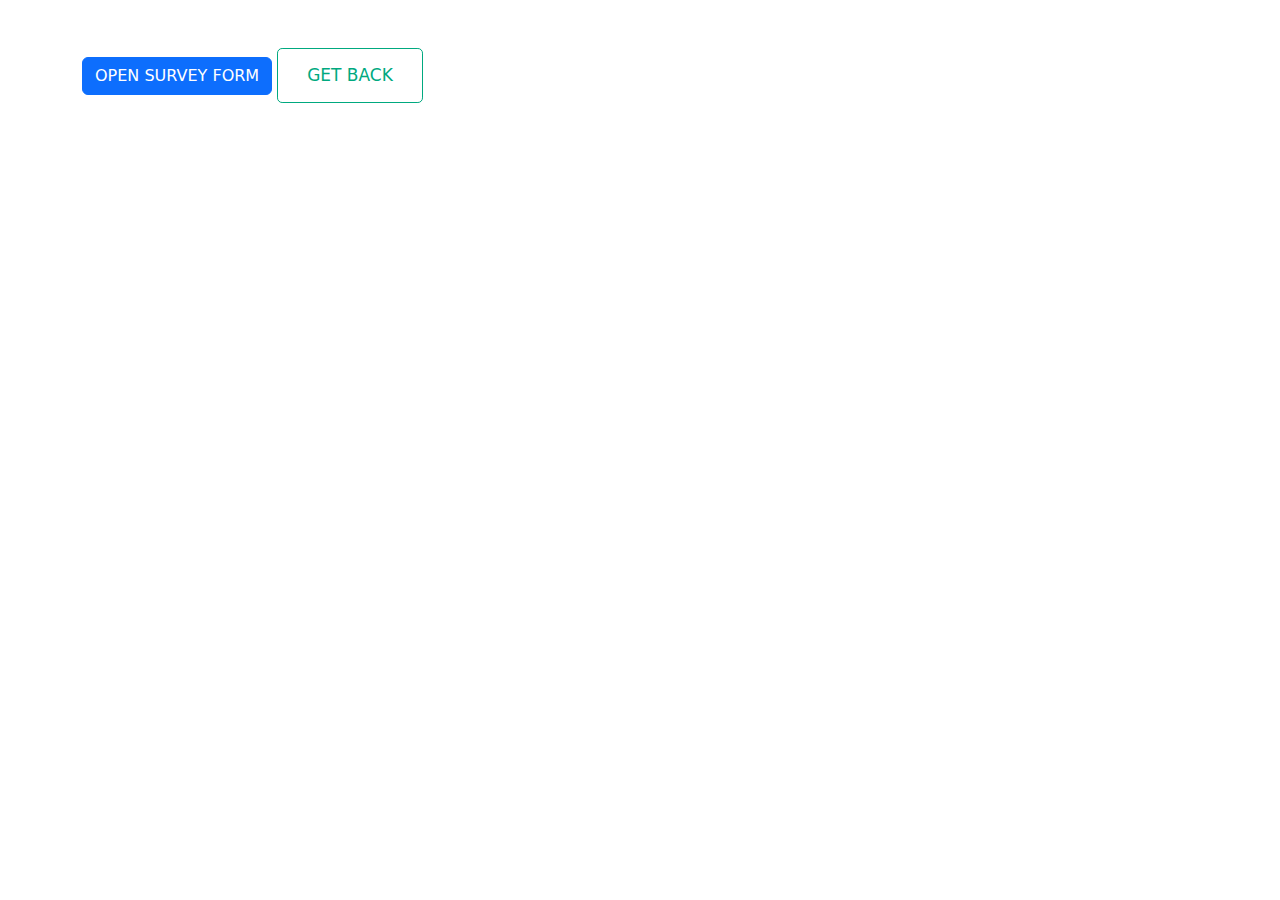
<file: survey.html>
<!DOCTYPE html>
<html lang="en">
<head>
    <meta charset="UTF-8">
    <meta http-equiv="X-UA-Compatible" content="IE=edge">
    <meta name="viewport" content="width=device-width, initial-scale=1.0">
    <title>Survey From</title>
    <link rel="stylesheet" href="./sources/css/bootstrap.min.css">
    <link rel="stylesheet" href="./sources/css/survey.css">
    <link rel="icon" href="./sources/images/top-icon.png">
</head>
<body>
    <div class="container mt-5">
        <div class="row">
            <div class="col-sm-6">
    <!-- Button to Open the Modal -->
<button type="button" class="btn btn-primary" data-bs-toggle="modal" data-bs-target="#survey" class="survey">
    OPEN SURVEY FORM
  </button>
  <a href="index.html"><button class="button">Get Back</button></a>
  
  <!-- The Modal -->
  <div class="modal" id="survey">
    <div class="modal-dialog">
      <div class="modal-content">
  
        <!-- Modal Header -->
        <div class="modal-header">
          <h4 class="modal-title">Student SurVey Form</h4>
          <button type="button" class="btn-close" data-bs-dismiss="modal"></button>
        </div>
  
        <!-- Modal body -->
        <div class="modal-body">
          <form action="/action_page.php">
            
              <label for="fname">First name:</label><br>
              <input type="text" id="fname" name="fname"><br>
              <label for="lname">Last name:</label><br>
              <input type="text" id="lname" name="lname"><br>
              <label for="Mname">Middle name:</label><br>
              <input type="text" id="Mname" name="Mname">
              <h2>Select Year and Section</h2>
              <label for="year">Choose Year:</label>
              <select id="year" name="year">
                <option value="num1">1st Year</option>
                <option value="num2">2nd Year</option>
                <option value="num3">3rd Year</option>
                <option value="num4">4th year</option>
              </select>
              <br>
              <label for="section">Selcect your Section:</label>
              <select id="section" name="section">
                <option value="section1">A</option>
                <option value="section2">B</option>
                <option value="section3">C</option>
                <option value="section4">D</option>
              </select>
              <br>
              <h2>CHoose Your Degree</h2>
              <input type="radio" id="css" name="fav_language" value="degree1">
              <label for="degree1">BSIT</label><br>
              <input type="radio" id="javascript" name="fav_language" value="degree2">
             <label for="degree2">BSHM</label><br>
             <input type="radio" id="javascript" name="fav_language" value="degree3">
            <label for="degree3">BSED</label><br>
            <input type="radio" id="html" name="fav_language" value="">
            <label for="section4">BEED</label>
    
            <div class="mb-3 mt-3">
              <label for="email" class="form-label">Email:</label>
              <input type="email" class="form-control" id="email" placeholder="Enter email" name="email">
            </div>
           
            <label for="comment">Comments:</label>
  <textarea class="form-control" rows="5" id="comment" name="text"></textarea>
            <div class="form-check mb-3">
              <label class="form-check-label">
                <input class="form-check-input" type="checkbox" name="remember"> Remember me
              </label>
            </div>
            <button type="submit" class="btn btn-primary">Submit</button>
          </form>
          
        </div>
  
        <!-- Modal footer -->
        <div class="modal-footer">
          <button type="button" class="btn btn-danger" data-bs-dismiss="modal">CLose</button>
        </div>
  
      </div>
    </div>
  </div>
              
            
          </div>
      </div>
    </div>
            </div>
        </div>
    </div>
    

    <script src="./sources/js/bootstrap.bundle.min.js"></script>
    <script src="./sources/js/aos.js"></script>
    <script src="./sources/js/main.js"></script>
</body>
</html>
</file>
<file: sources/css/style.css>
@import url('https://fonts.googleapis.com/css2?family=Rubik:wght@400;500;700&display=swap');

body {
    background-color: grey;
    color: aliceblue;
    font-family: sans-serif;
}
 
h1, h2, h3, h4, h5, h6{
    background: linear-gradient(90deg, #00b4d8 0%, #b8ff64 30%);
    -webkit-background-clip: text;
    -webkit-text-fill-color: transparent;
    font-weight: 800;
}

a {
    text-decoration: none;
    color: aliceblue;
    transition: all 0.4s ease;
}

a:hover {
    color: paleturquoise;
}

img {
    width: 100%;

}

.text-brand {
    background: linear-gradient(90deg, #00b4d8 0%, #b8ff64 30%);
    -webkit-background-clip: text;
    -webkit-text-fill-color: transparent;
}

.bg-base {
    background-color: rgb(22, 22, 22);
}

.full-height {
    min-height: 100vh;
    height: 100%;
    display: flex;
    flex-direction: column;
    justify-content: center;
    padding-top: 80px;
    padding-bottom: 80px;
    border-bottom: 2px solid rgba(255,255,255, 0.1);
}

.iconbox {
    width: 60px;
    height: 60px;
    display: flex;
    align-items: center;
    justify-content: center;
    font-size: 32px;
    background: linear-gradient(90deg, #00b4d8 , #b8ff64 );
}

/* NAVBAR */
.navbar {
    background-color: rgb(13, 13, 15);
}

.navbar .nav-link{
    font-weight: 800;
    text-transform: uppercase;
    color: #fff;
}

.navbar .nav-link.active {
    background: linear-gradient(90deg, #00b4d8 0%, #b8ff64 30%);
    -webkit-background-clip: text;
    -webkit-text-fill-color: transparent;
}

.navbar .nav-link:hover {
    background: linear-gradient(90deg, #00b4d8 0%, #b8ff64 30%);
    -webkit-background-clip: text;
    -webkit-text-fill-color: transparent;
}

@media (min-width: 992px) {
    .navbar {
        min-height: 10vh;
    }

    #logo {
        width: 80px;
        border-radius: 40px;
        border: 3px solid whitesmoke;
        box-shadow: 0px 0px 6px #d6f0ee;
    }

    /* CONTENT WRAPPER */
    

}

.btn {
    padding: 12px 28px;
    font-weight: 800;
}

.btn-brand {
    background: linear-gradient(90deg, #00b4d8 0%, #b8ff64 30%);
    border-color: linear-gradient(90deg, #00b4d8 0%, #b8ff64 30%);
}

.btn-brand:hover,
.btn-brand:focus {
    background: linear-gradient(90deg, #00b4d8 0%, #b8ff64 30%);
    color: rgb(167, 165, 165);
    border-color: linear-gradient(90deg, #00b4d8 0%, #b8ff64 30%);
}

.link-custom {
    font-weight: 700;
    position: relative;
}

.link-custom::after {
    content: "";
    width: 0%;
    height: 2px;
    background: linear-gradient(90deg, #00b4d8 0%, #b8ff64 30%);
    position: absolute;
    left: 0;
    top: 110%;
    transition: all 0.4s;
}

.link-custom:hover::after {
    width: 100%;
}

#contact .form-control {
    background-color: #bacea1;
    border-color: #b8ff64;
    color: whitesmoke;
}

#contact .form-control:focus {
    border-color: #c1f385;
    box-shadow: none;
}

#contact .form-control::placeholder {
    color: whitesmoke;
}

#contact input.form-control {
    height: 44px;
}

.social-icons {
    width: 40px;
    height: 40px;
    display: inline-flex;
    align-items: center;
    justify-content: center;
    border-radius: 100px;
    font-size: 24px;
}
</file>
<file: sources/css/grid.css>
.avatar {
	height:500px;
}

.spidey {
	width: 400px;
	height: 200px;
}

.button {
    --color: #00A97F;
    padding: 0.8em 1.7em;
    background-color: transparent;
    border-radius: .3em;
    position: relative;
    overflow: hidden;
    cursor: pointer;
    transition: .5s;
    font-weight: 400;
    font-size: 17px;
    border: 1px solid;
    font-family: inherit;
    text-transform: uppercase;
    color: var(--color);
    z-index: 1;
    text-decoration: none!important;
   }
   
   .button::before, .button::after {
    content: '';
    display: block;
    width: 50px;
    height: 50px;
    transform: translate(-50%, -50%);
    position: absolute;
    border-radius: 50%;
    z-index: -1;
    background-color: var(--color);
    transition: 1s ease;
   }
   
   .button::before {
    top: -1em;
    left: -1em;
   }
   
   .button::after {
    left: calc(100% + 1em);
    top: calc(100% + 1em);
   }
   
   .button:hover::before, .button:hover::after {
    height: 410px;
    width: 410px;
   }
   
   .button:hover {
    color: rgb(10, 25, 30);
   }
   
   .button:active {
    filter: brightness(.8);
   }
</file>
<file: sources/css/periodic.css>
body {
    background-image: linear-gradient(90deg, rgb(68, 67, 67), rgb(165, 162, 162), rgb(204, 204, 204), rgb(240, 240, 240));
}

.button {
    --color: #00A97F;
    padding: 0.8em 1.7em;
    background-color: transparent;
    border-radius: .3em;
    position: relative;
    overflow: hidden;
    cursor: pointer;
    transition: .5s;
    font-weight: 400;
    font-size: 17px;
    border: 1px solid;
    font-family: inherit;
    text-transform: uppercase;
    color: var(--color);
    z-index: 1;
    text-decoration: none!important;
   }
   
   .button::before, .button::after {
    content: '';
    display: block;
    width: 50px;
    height: 50px;
    transform: translate(-50%, -50%);
    position: absolute;
    border-radius: 50%;
    z-index: -1;
    background-color: var(--color);
    transition: 1s ease;
   }
   
   .button::before {
    top: -1em;
    left: -1em;
   }
   
   .button::after {
    left: calc(100% + 1em);
    top: calc(100% + 1em);
   }
   
   .button:hover::before, .button:hover::after {
    height: 410px;
    width: 410px;
   }
   
   .button:hover {
    color: rgb(10, 25, 30);
   }
   
   .button:active {
    filter: brightness(.8);
   }
   

h1 {
    font-size: 50px;
    background: linear-gradient(90deg, #00b4d8 0%, #b8ff64 30%);
    -webkit-background-clip: text;
    -webkit-text-fill-color: transparent;
}

td{
    font-family: sans-serif;
}
table {
    width: 90%;
    margin-left: auto;
    margin-right: auto;
}
td {
    height: 70px;
    width: 100px;
    text-align: center;
    border-radius: 3px;
}

.white {
    background-image: linear-gradient(90deg, #18e9f0, #97e0dc, #a5c9ca);
}
.blue {
    background-image: linear-gradient(90deg, #0077b6, #0096c7, #00b4d8);
}
.red {
    background-image: linear-gradient(90deg, #f34c54, #e6646d, #ee8995);

}
.orange {
    background-image: linear-gradient(90deg, #ff8500, #ff9100, #ff9e00);
}
.yellow {
    background-image: linear-gradient(90deg, #d3ba3c, #f5e699, #f0e29e);
}
.purple {
    background-image: linear-gradient(90deg, #9c3ddb, #a251ee, #c3a0f1);
}
.cyan {
    background-image: linear-gradient(90deg, #00b4d8, #90e0ef, #b8f2e6);
}
.green {
    background-image: linear-gradient(90deg, #25a244, #2dc653, #92e6a7);
}
.hollow {
    background-image: linear-gradient(90deg, #b185db, #d2b7e5, #dec9e9);
}
.neon {
    background-image: linear-gradient(90deg, #4de407, #95f534, #b8ff46);
}
.leaf {
    background-image: linear-gradient(90deg, #56ab91, #78c6a3, #99e2b4);
}

.blue, .red, .orange, .yellow, .purple,
.cyan, .green, .hollow, .neon, .leaf, .white{
    border: 1px solid black;
    cursor: pointer;
    transition: .2s;
}

.parent {
    display: flex;
    justify-content: center;
    align-items: center;
    flex-direction: column;
    font-weight: bolder;
}

.number {
    display: flex;
    justify-content: start;
}
.symbol {
    font-family: 'Orbitron', sans-serif;
    font-weight: bold;
    text-shadow: 0 0 1px black;
}
.name, .mass {
    font-size: small;
}

.blue:hover {
    border-color: whitesmoke;
    transform: scale(1.5);
}
.red:hover {
    border-color: whitesmoke;
    transform: scale(1.5);
}
.orange:hover {
    border-color: whitesmoke;
    transform: scale(1.5);
}
.yellow:hover {
    border-color: whitesmoke;
    transform: scale(1.5);
}
.purple:hover {
    border-color: whitesmoke;
    transform: scale(1.5);
}
.cyan:hover {
    border-color: whitesmoke;
    transform: scale(1.5);
}
.green:hover {
    border-color: whitesmoke;
    transform: scale(1.5);
}
.hollow:hover {
    border-color: whitesmoke;
    transform: scale(1.5);
}
.neon:hover {
    border-color: whitesmoke;
    transform: scale(1.5);
}
.leaf:hover {
    border-color: whitesmoke;
    transform: scale(1.5);
}
.white:hover {
    border-color: whitesmoke;
    transform: scale(1.5);
}
</file>
<file: sources/css/survey.css>
.button {
    --color: #00A97F;
    padding: 0.8em 1.7em;
    background-color: transparent;
    border-radius: .3em;
    position: relative;
    overflow: hidden;
    cursor: pointer;
    transition: .5s;
    font-weight: 400;
    font-size: 17px;
    border: 1px solid;
    font-family: inherit;
    text-transform: uppercase;
    color: var(--color);
    z-index: 1;
    text-decoration: none!important;
   }
   
   .button::before, .button::after {
    content: '';
    display: block;
    width: 50px;
    height: 50px;
    transform: translate(-50%, -50%);
    position: absolute;
    border-radius: 50%;
    z-index: -1;
    background-color: var(--color);
    transition: 1s ease;
   }
   
   .button::before {
    top: -1em;
    left: -1em;
   }
   
   .button::after {
    left: calc(100% + 1em);
    top: calc(100% + 1em);
   }
   
   .button:hover::before, .button:hover::after {
    height: 410px;
    width: 410px;
   }
   
   .button:hover {
    color: rgb(10, 25, 30);
   }
   
   .button:active {
    filter: brightness(.8);
   }
</file>
<file: sources/css/line-awesome.min.css>
.la,.lab,.lad,.lal,.lar,.las{-moz-osx-font-smoothing:grayscale;-webkit-font-smoothing:antialiased;display:inline-block;font-style:normal;font-variant:normal;text-rendering:auto;line-height:1}.la-lg{font-size:1.33333em;line-height:.75em;vertical-align:-.0667em}.la-xs{font-size:.75em}.la-sm{font-size:.875em}.la-1x{font-size:1em}.la-2x{font-size:2em}.la-3x{font-size:3em}.la-4x{font-size:4em}.la-5x{font-size:5em}.la-6x{font-size:6em}.la-7x{font-size:7em}.la-8x{font-size:8em}.la-9x{font-size:9em}.la-10x{font-size:10em}.la-fw{text-align:center;width:1.25em}.la-ul{list-style-type:none;margin-left:2.5em;padding-left:0}.la-ul>li{position:relative}.la-li{left:-2em;position:absolute;text-align:center;width:2em;line-height:inherit}.la-border{border:solid .08em #eee;border-radius:.1em;padding:.2em .25em .15em}.la-pull-left{float:left}.la-pull-right{float:right}.la.la-pull-left,.lab.la-pull-left,.lal.la-pull-left,.lar.la-pull-left,.las.la-pull-left{margin-right:.3em}.la.la-pull-right,.lab.la-pull-right,.lal.la-pull-right,.lar.la-pull-right,.las.la-pull-right{margin-left:.3em}.la-spin{-webkit-animation:la-spin 2s infinite linear;animation:la-spin 2s infinite linear}.la-pulse{-webkit-animation:la-spin 1s infinite steps(8);animation:la-spin 1s infinite steps(8)}@-webkit-keyframes la-spin{0%{-webkit-transform:rotate(0);transform:rotate(0)}100%{-webkit-transform:rotate(360deg);transform:rotate(360deg)}}@keyframes la-spin{0%{-webkit-transform:rotate(0);transform:rotate(0)}100%{-webkit-transform:rotate(360deg);transform:rotate(360deg)}}.la-rotate-90{-webkit-transform:rotate(90deg);transform:rotate(90deg)}.la-rotate-180{-webkit-transform:rotate(180deg);transform:rotate(180deg)}.la-rotate-270{-webkit-transform:rotate(270deg);transform:rotate(270deg)}.la-flip-horizontal{-webkit-transform:scale(-1,1);transform:scale(-1,1)}.la-flip-vertical{-webkit-transform:scale(1,-1);transform:scale(1,-1)}.la-flip-both,.la-flip-horizontal.la-flip-vertical{-webkit-transform:scale(-1,-1);transform:scale(-1,-1)}:root .la-flip-both,:root .la-flip-horizontal,:root .la-flip-vertical,:root .la-rotate-180,:root .la-rotate-270,:root .la-rotate-90{-webkit-filter:none;filter:none}.la-stack{display:inline-block;height:2em;line-height:2em;position:relative;vertical-align:middle;width:2.5em}.la-stack-1x,.la-stack-2x{left:0;position:absolute;text-align:center;width:100%}.la-stack-1x{line-height:inherit}.la-stack-2x{font-size:2em}.la-inverse{color:#fff}.la-500px:before{content:"\f26e"}.la-accessible-icon:before{content:"\f368"}.la-accusoft:before{content:"\f369"}.la-acquisitions-incorporated:before{content:"\f6af"}.la-ad:before{content:"\f641"}.la-address-book:before{content:"\f2b9"}.la-address-card:before{content:"\f2bb"}.la-adjust:before{content:"\f042"}.la-adn:before{content:"\f170"}.la-adobe:before{content:"\f778"}.la-adversal:before{content:"\f36a"}.la-affiliatetheme:before{content:"\f36b"}.la-air-freshener:before{content:"\f5d0"}.la-airbnb:before{content:"\f834"}.la-algolia:before{content:"\f36c"}.la-align-center:before{content:"\f037"}.la-align-justify:before{content:"\f039"}.la-align-left:before{content:"\f036"}.la-align-right:before{content:"\f038"}.la-alipay:before{content:"\f642"}.la-allergies:before{content:"\f461"}.la-amazon:before{content:"\f270"}.la-amazon-pay:before{content:"\f42c"}.la-ambulance:before{content:"\f0f9"}.la-american-sign-language-interpreting:before{content:"\f2a3"}.la-amilia:before{content:"\f36d"}.la-anchor:before{content:"\f13d"}.la-android:before{content:"\f17b"}.la-angellist:before{content:"\f209"}.la-angle-double-down:before{content:"\f103"}.la-angle-double-left:before{content:"\f100"}.la-angle-double-right:before{content:"\f101"}.la-angle-double-up:before{content:"\f102"}.la-angle-down:before{content:"\f107"}.la-angle-left:before{content:"\f104"}.la-angle-right:before{content:"\f105"}.la-angle-up:before{content:"\f106"}.la-angry:before{content:"\f556"}.la-angrycreative:before{content:"\f36e"}.la-angular:before{content:"\f420"}.la-ankh:before{content:"\f644"}.la-app-store:before{content:"\f36f"}.la-app-store-ios:before{content:"\f370"}.la-apper:before{content:"\f371"}.la-apple:before{content:"\f179"}.la-apple-alt:before{content:"\f5d1"}.la-apple-pay:before{content:"\f415"}.la-archive:before{content:"\f187"}.la-archway:before{content:"\f557"}.la-arrow-alt-circle-down:before{content:"\f358"}.la-arrow-alt-circle-left:before{content:"\f359"}.la-arrow-alt-circle-right:before{content:"\f35a"}.la-arrow-alt-circle-up:before{content:"\f35b"}.la-arrow-circle-down:before{content:"\f0ab"}.la-arrow-circle-left:before{content:"\f0a8"}.la-arrow-circle-right:before{content:"\f0a9"}.la-arrow-circle-up:before{content:"\f0aa"}.la-arrow-down:before{content:"\f063"}.la-arrow-left:before{content:"\f060"}.la-arrow-right:before{content:"\f061"}.la-arrow-up:before{content:"\f062"}.la-arrows-alt:before{content:"\f0b2"}.la-arrows-alt-h:before{content:"\f337"}.la-arrows-alt-v:before{content:"\f338"}.la-artstation:before{content:"\f77a"}.la-assistive-listening-systems:before{content:"\f2a2"}.la-asterisk:before{content:"\f069"}.la-asymmetrik:before{content:"\f372"}.la-at:before{content:"\f1fa"}.la-atlas:before{content:"\f558"}.la-atlassian:before{content:"\f77b"}.la-atom:before{content:"\f5d2"}.la-audible:before{content:"\f373"}.la-audio-description:before{content:"\f29e"}.la-autoprefixer:before{content:"\f41c"}.la-avianex:before{content:"\f374"}.la-aviato:before{content:"\f421"}.la-award:before{content:"\f559"}.la-aws:before{content:"\f375"}.la-baby:before{content:"\f77c"}.la-baby-carriage:before{content:"\f77d"}.la-backspace:before{content:"\f55a"}.la-backward:before{content:"\f04a"}.la-bacon:before{content:"\f7e5"}.la-balance-scale:before{content:"\f24e"}.la-balance-scale-left:before{content:"\f515"}.la-balance-scale-right:before{content:"\f516"}.la-ban:before{content:"\f05e"}.la-band-aid:before{content:"\f462"}.la-bandcamp:before{content:"\f2d5"}.la-barcode:before{content:"\f02a"}.la-bars:before{content:"\f0c9"}.la-baseball-ball:before{content:"\f433"}.la-basketball-ball:before{content:"\f434"}.la-bath:before{content:"\f2cd"}.la-battery-empty:before{content:"\f244"}.la-battery-full:before{content:"\f240"}.la-battery-half:before{content:"\f242"}.la-battery-quarter:before{content:"\f243"}.la-battery-three-quarters:before{content:"\f241"}.la-battle-net:before{content:"\f835"}.la-bed:before{content:"\f236"}.la-beer:before{content:"\f0fc"}.la-behance:before{content:"\f1b4"}.la-behance-square:before{content:"\f1b5"}.la-bell:before{content:"\f0f3"}.la-bell-slash:before{content:"\f1f6"}.la-bezier-curve:before{content:"\f55b"}.la-bible:before{content:"\f647"}.la-bicycle:before{content:"\f206"}.la-biking:before{content:"\f84a"}.la-bimobject:before{content:"\f378"}.la-binoculars:before{content:"\f1e5"}.la-biohazard:before{content:"\f780"}.la-birthday-cake:before{content:"\f1fd"}.la-bitbucket:before{content:"\f171"}.la-bitcoin:before{content:"\f379"}.la-bity:before{content:"\f37a"}.la-black-tie:before{content:"\f27e"}.la-blackberry:before{content:"\f37b"}.la-blender:before{content:"\f517"}.la-blender-phone:before{content:"\f6b6"}.la-blind:before{content:"\f29d"}.la-blog:before{content:"\f781"}.la-blogger:before{content:"\f37c"}.la-blogger-b:before{content:"\f37d"}.la-bluetooth:before{content:"\f293"}.la-bluetooth-b:before{content:"\f294"}.la-bold:before{content:"\f032"}.la-bolt:before{content:"\f0e7"}.la-bomb:before{content:"\f1e2"}.la-bone:before{content:"\f5d7"}.la-bong:before{content:"\f55c"}.la-book:before{content:"\f02d"}.la-book-dead:before{content:"\f6b7"}.la-book-medical:before{content:"\f7e6"}.la-book-open:before{content:"\f518"}.la-book-reader:before{content:"\f5da"}.la-bookmark:before{content:"\f02e"}.la-bootstrap:before{content:"\f836"}.la-border-all:before{content:"\f84c"}.la-border-none:before{content:"\f850"}.la-border-style:before{content:"\f853"}.la-bowling-ball:before{content:"\f436"}.la-box:before{content:"\f466"}.la-box-open:before{content:"\f49e"}.la-boxes:before{content:"\f468"}.la-braille:before{content:"\f2a1"}.la-brain:before{content:"\f5dc"}.la-bread-slice:before{content:"\f7ec"}.la-briefcase:before{content:"\f0b1"}.la-briefcase-medical:before{content:"\f469"}.la-broadcast-tower:before{content:"\f519"}.la-broom:before{content:"\f51a"}.la-brush:before{content:"\f55d"}.la-btc:before{content:"\f15a"}.la-buffer:before{content:"\f837"}.la-bug:before{content:"\f188"}.la-building:before{content:"\f1ad"}.la-bullhorn:before{content:"\f0a1"}.la-bullseye:before{content:"\f140"}.la-burn:before{content:"\f46a"}.la-buromobelexperte:before{content:"\f37f"}.la-bus:before{content:"\f207"}.la-bus-alt:before{content:"\f55e"}.la-business-time:before{content:"\f64a"}.la-buy-n-large:before{content:"\f8a6"}.la-buysellads:before{content:"\f20d"}.la-calculator:before{content:"\f1ec"}.la-calendar:before{content:"\f133"}.la-calendar-alt:before{content:"\f073"}.la-calendar-check:before{content:"\f274"}.la-calendar-day:before{content:"\f783"}.la-calendar-minus:before{content:"\f272"}.la-calendar-plus:before{content:"\f271"}.la-calendar-times:before{content:"\f273"}.la-calendar-week:before{content:"\f784"}.la-camera:before{content:"\f030"}.la-camera-retro:before{content:"\f083"}.la-campground:before{content:"\f6bb"}.la-canadian-maple-leaf:before{content:"\f785"}.la-candy-cane:before{content:"\f786"}.la-cannabis:before{content:"\f55f"}.la-capsules:before{content:"\f46b"}.la-car:before{content:"\f1b9"}.la-car-alt:before{content:"\f5de"}.la-car-battery:before{content:"\f5df"}.la-car-crash:before{content:"\f5e1"}.la-car-side:before{content:"\f5e4"}.la-caret-down:before{content:"\f0d7"}.la-caret-left:before{content:"\f0d9"}.la-caret-right:before{content:"\f0da"}.la-caret-square-down:before{content:"\f150"}.la-caret-square-left:before{content:"\f191"}.la-caret-square-right:before{content:"\f152"}.la-caret-square-up:before{content:"\f151"}.la-caret-up:before{content:"\f0d8"}.la-carrot:before{content:"\f787"}.la-cart-arrow-down:before{content:"\f218"}.la-cart-plus:before{content:"\f217"}.la-cash-register:before{content:"\f788"}.la-cat:before{content:"\f6be"}.la-cc-amazon-pay:before{content:"\f42d"}.la-cc-amex:before{content:"\f1f3"}.la-cc-apple-pay:before{content:"\f416"}.la-cc-diners-club:before{content:"\f24c"}.la-cc-discover:before{content:"\f1f2"}.la-cc-jcb:before{content:"\f24b"}.la-cc-mastercard:before{content:"\f1f1"}.la-cc-paypal:before{content:"\f1f4"}.la-cc-stripe:before{content:"\f1f5"}.la-cc-visa:before{content:"\f1f0"}.la-centercode:before{content:"\f380"}.la-centos:before{content:"\f789"}.la-certificate:before{content:"\f0a3"}.la-chair:before{content:"\f6c0"}.la-chalkboard:before{content:"\f51b"}.la-chalkboard-teacher:before{content:"\f51c"}.la-charging-station:before{content:"\f5e7"}.la-chart-area:before{content:"\f1fe"}.la-chart-bar:before{content:"\f080"}.la-chart-line:before{content:"\f201"}.la-chart-pie:before{content:"\f200"}.la-check:before{content:"\f00c"}.la-check-circle:before{content:"\f058"}.la-check-double:before{content:"\f560"}.la-check-square:before{content:"\f14a"}.la-cheese:before{content:"\f7ef"}.la-chess:before{content:"\f439"}.la-chess-bishop:before{content:"\f43a"}.la-chess-board:before{content:"\f43c"}.la-chess-king:before{content:"\f43f"}.la-chess-knight:before{content:"\f441"}.la-chess-pawn:before{content:"\f443"}.la-chess-queen:before{content:"\f445"}.la-chess-rook:before{content:"\f447"}.la-chevron-circle-down:before{content:"\f13a"}.la-chevron-circle-left:before{content:"\f137"}.la-chevron-circle-right:before{content:"\f138"}.la-chevron-circle-up:before{content:"\f139"}.la-chevron-down:before{content:"\f078"}.la-chevron-left:before{content:"\f053"}.la-chevron-right:before{content:"\f054"}.la-chevron-up:before{content:"\f077"}.la-child:before{content:"\f1ae"}.la-chrome:before{content:"\f268"}.la-chromecast:before{content:"\f838"}.la-church:before{content:"\f51d"}.la-circle:before{content:"\f111"}.la-circle-notch:before{content:"\f1ce"}.la-city:before{content:"\f64f"}.la-clinic-medical:before{content:"\f7f2"}.la-clipboard:before{content:"\f328"}.la-clipboard-check:before{content:"\f46c"}.la-clipboard-list:before{content:"\f46d"}.la-clock:before{content:"\f017"}.la-clone:before{content:"\f24d"}.la-closed-captioning:before{content:"\f20a"}.la-cloud:before{content:"\f0c2"}.la-cloud-download-alt:before{content:"\f381"}.la-cloud-meatball:before{content:"\f73b"}.la-cloud-moon:before{content:"\f6c3"}.la-cloud-moon-rain:before{content:"\f73c"}.la-cloud-rain:before{content:"\f73d"}.la-cloud-showers-heavy:before{content:"\f740"}.la-cloud-sun:before{content:"\f6c4"}.la-cloud-sun-rain:before{content:"\f743"}.la-cloud-upload-alt:before{content:"\f382"}.la-cloudscale:before{content:"\f383"}.la-cloudsmith:before{content:"\f384"}.la-cloudversify:before{content:"\f385"}.la-cocktail:before{content:"\f561"}.la-code:before{content:"\f121"}.la-code-branch:before{content:"\f126"}.la-codepen:before{content:"\f1cb"}.la-codiepie:before{content:"\f284"}.la-coffee:before{content:"\f0f4"}.la-cog:before{content:"\f013"}.la-cogs:before{content:"\f085"}.la-coins:before{content:"\f51e"}.la-columns:before{content:"\f0db"}.la-comment:before{content:"\f075"}.la-comment-alt:before{content:"\f27a"}.la-comment-dollar:before{content:"\f651"}.la-comment-dots:before{content:"\f4ad"}.la-comment-medical:before{content:"\f7f5"}.la-comment-slash:before{content:"\f4b3"}.la-comments:before{content:"\f086"}.la-comments-dollar:before{content:"\f653"}.la-compact-disc:before{content:"\f51f"}.la-compass:before{content:"\f14e"}.la-compress:before{content:"\f066"}.la-compress-arrows-alt:before{content:"\f78c"}.la-concierge-bell:before{content:"\f562"}.la-confluence:before{content:"\f78d"}.la-connectdevelop:before{content:"\f20e"}.la-contao:before{content:"\f26d"}.la-cookie:before{content:"\f563"}.la-cookie-bite:before{content:"\f564"}.la-copy:before{content:"\f0c5"}.la-copyright:before{content:"\f1f9"}.la-cotton-bureau:before{content:"\f89e"}.la-couch:before{content:"\f4b8"}.la-cpanel:before{content:"\f388"}.la-creative-commons:before{content:"\f25e"}.la-creative-commons-by:before{content:"\f4e7"}.la-creative-commons-nc:before{content:"\f4e8"}.la-creative-commons-nc-eu:before{content:"\f4e9"}.la-creative-commons-nc-jp:before{content:"\f4ea"}.la-creative-commons-nd:before{content:"\f4eb"}.la-creative-commons-pd:before{content:"\f4ec"}.la-creative-commons-pd-alt:before{content:"\f4ed"}.la-creative-commons-remix:before{content:"\f4ee"}.la-creative-commons-sa:before{content:"\f4ef"}.la-creative-commons-sampling:before{content:"\f4f0"}.la-creative-commons-sampling-plus:before{content:"\f4f1"}.la-creative-commons-share:before{content:"\f4f2"}.la-creative-commons-zero:before{content:"\f4f3"}.la-credit-card:before{content:"\f09d"}.la-critical-role:before{content:"\f6c9"}.la-crop:before{content:"\f125"}.la-crop-alt:before{content:"\f565"}.la-cross:before{content:"\f654"}.la-crosshairs:before{content:"\f05b"}.la-crow:before{content:"\f520"}.la-crown:before{content:"\f521"}.la-crutch:before{content:"\f7f7"}.la-css3:before{content:"\f13c"}.la-css3-alt:before{content:"\f38b"}.la-cube:before{content:"\f1b2"}.la-cubes:before{content:"\f1b3"}.la-cut:before{content:"\f0c4"}.la-cuttlefish:before{content:"\f38c"}.la-d-and-d:before{content:"\f38d"}.la-d-and-d-beyond:before{content:"\f6ca"}.la-dashcube:before{content:"\f210"}.la-database:before{content:"\f1c0"}.la-deaf:before{content:"\f2a4"}.la-delicious:before{content:"\f1a5"}.la-democrat:before{content:"\f747"}.la-deploydog:before{content:"\f38e"}.la-deskpro:before{content:"\f38f"}.la-desktop:before{content:"\f108"}.la-dev:before{content:"\f6cc"}.la-deviantart:before{content:"\f1bd"}.la-dharmachakra:before{content:"\f655"}.la-dhl:before{content:"\f790"}.la-diagnoses:before{content:"\f470"}.la-diaspora:before{content:"\f791"}.la-dice:before{content:"\f522"}.la-dice-d20:before{content:"\f6cf"}.la-dice-d6:before{content:"\f6d1"}.la-dice-five:before{content:"\f523"}.la-dice-four:before{content:"\f524"}.la-dice-one:before{content:"\f525"}.la-dice-six:before{content:"\f526"}.la-dice-three:before{content:"\f527"}.la-dice-two:before{content:"\f528"}.la-digg:before{content:"\f1a6"}.la-digital-ocean:before{content:"\f391"}.la-digital-tachograph:before{content:"\f566"}.la-directions:before{content:"\f5eb"}.la-discord:before{content:"\f392"}.la-discourse:before{content:"\f393"}.la-divide:before{content:"\f529"}.la-dizzy:before{content:"\f567"}.la-dna:before{content:"\f471"}.la-dochub:before{content:"\f394"}.la-docker:before{content:"\f395"}.la-dog:before{content:"\f6d3"}.la-dollar-sign:before{content:"\f155"}.la-dolly:before{content:"\f472"}.la-dolly-flatbed:before{content:"\f474"}.la-donate:before{content:"\f4b9"}.la-door-closed:before{content:"\f52a"}.la-door-open:before{content:"\f52b"}.la-dot-circle:before{content:"\f192"}.la-dove:before{content:"\f4ba"}.la-download:before{content:"\f019"}.la-draft2digital:before{content:"\f396"}.la-drafting-compass:before{content:"\f568"}.la-dragon:before{content:"\f6d5"}.la-draw-polygon:before{content:"\f5ee"}.la-dribbble:before{content:"\f17d"}.la-dribbble-square:before{content:"\f397"}.la-dropbox:before{content:"\f16b"}.la-drum:before{content:"\f569"}.la-drum-steelpan:before{content:"\f56a"}.la-drumstick-bite:before{content:"\f6d7"}.la-drupal:before{content:"\f1a9"}.la-dumbbell:before{content:"\f44b"}.la-dumpster:before{content:"\f793"}.la-dumpster-fire:before{content:"\f794"}.la-dungeon:before{content:"\f6d9"}.la-dyalog:before{content:"\f399"}.la-earlybirds:before{content:"\f39a"}.la-ebay:before{content:"\f4f4"}.la-edge:before{content:"\f282"}.la-edit:before{content:"\f044"}.la-egg:before{content:"\f7fb"}.la-eject:before{content:"\f052"}.la-elementor:before{content:"\f430"}.la-ellipsis-h:before{content:"\f141"}.la-ellipsis-v:before{content:"\f142"}.la-ello:before{content:"\f5f1"}.la-ember:before{content:"\f423"}.la-empire:before{content:"\f1d1"}.la-envelope:before{content:"\f0e0"}.la-envelope-open:before{content:"\f2b6"}.la-envelope-open-text:before{content:"\f658"}.la-envelope-square:before{content:"\f199"}.la-envira:before{content:"\f299"}.la-equals:before{content:"\f52c"}.la-eraser:before{content:"\f12d"}.la-erlang:before{content:"\f39d"}.la-ethereum:before{content:"\f42e"}.la-ethernet:before{content:"\f796"}.la-etsy:before{content:"\f2d7"}.la-euro-sign:before{content:"\f153"}.la-evernote:before{content:"\f839"}.la-exchange-alt:before{content:"\f362"}.la-exclamation:before{content:"\f12a"}.la-exclamation-circle:before{content:"\f06a"}.la-exclamation-triangle:before{content:"\f071"}.la-expand:before{content:"\f065"}.la-expand-arrows-alt:before{content:"\f31e"}.la-expeditedssl:before{content:"\f23e"}.la-external-link-alt:before{content:"\f35d"}.la-external-link-square-alt:before{content:"\f360"}.la-eye:before{content:"\f06e"}.la-eye-dropper:before{content:"\f1fb"}.la-eye-slash:before{content:"\f070"}.la-facebook:before{content:"\f09a"}.la-facebook-f:before{content:"\f39e"}.la-facebook-messenger:before{content:"\f39f"}.la-facebook-square:before{content:"\f082"}.la-fan:before{content:"\f863"}.la-fantasy-flight-games:before{content:"\f6dc"}.la-fast-backward:before{content:"\f049"}.la-fast-forward:before{content:"\f050"}.la-fax:before{content:"\f1ac"}.la-feather:before{content:"\f52d"}.la-feather-alt:before{content:"\f56b"}.la-fedex:before{content:"\f797"}.la-fedora:before{content:"\f798"}.la-female:before{content:"\f182"}.la-fighter-jet:before{content:"\f0fb"}.la-figma:before{content:"\f799"}.la-file:before{content:"\f15b"}.la-file-alt:before{content:"\f15c"}.la-file-archive:before{content:"\f1c6"}.la-file-audio:before{content:"\f1c7"}.la-file-code:before{content:"\f1c9"}.la-file-contract:before{content:"\f56c"}.la-file-csv:before{content:"\f6dd"}.la-file-download:before{content:"\f56d"}.la-file-excel:before{content:"\f1c3"}.la-file-export:before{content:"\f56e"}.la-file-image:before{content:"\f1c5"}.la-file-import:before{content:"\f56f"}.la-file-invoice:before{content:"\f570"}.la-file-invoice-dollar:before{content:"\f571"}.la-file-medical:before{content:"\f477"}.la-file-medical-alt:before{content:"\f478"}.la-file-pdf:before{content:"\f1c1"}.la-file-powerpoint:before{content:"\f1c4"}.la-file-prescription:before{content:"\f572"}.la-file-signature:before{content:"\f573"}.la-file-upload:before{content:"\f574"}.la-file-video:before{content:"\f1c8"}.la-file-word:before{content:"\f1c2"}.la-fill:before{content:"\f575"}.la-fill-drip:before{content:"\f576"}.la-film:before{content:"\f008"}.la-filter:before{content:"\f0b0"}.la-fingerprint:before{content:"\f577"}.la-fire:before{content:"\f06d"}.la-fire-alt:before{content:"\f7e4"}.la-fire-extinguisher:before{content:"\f134"}.la-firefox:before{content:"\f269"}.la-first-aid:before{content:"\f479"}.la-first-order:before{content:"\f2b0"}.la-first-order-alt:before{content:"\f50a"}.la-firstdraft:before{content:"\f3a1"}.la-fish:before{content:"\f578"}.la-fist-raised:before{content:"\f6de"}.la-flag:before{content:"\f024"}.la-flag-checkered:before{content:"\f11e"}.la-flag-usa:before{content:"\f74d"}.la-flask:before{content:"\f0c3"}.la-flickr:before{content:"\f16e"}.la-flipboard:before{content:"\f44d"}.la-flushed:before{content:"\f579"}.la-fly:before{content:"\f417"}.la-folder:before{content:"\f07b"}.la-folder-minus:before{content:"\f65d"}.la-folder-open:before{content:"\f07c"}.la-folder-plus:before{content:"\f65e"}.la-font:before{content:"\f031"}.la-font-awesome:before{content:"\f2b4"}.la-font-awesome-alt:before{content:"\f35c"}.la-font-awesome-flag:before{content:"\f425"}.la-font-awesome-logo-full:before{content:"\f4e6"}.la-fonticons:before{content:"\f280"}.la-fonticons-fi:before{content:"\f3a2"}.la-football-ball:before{content:"\f44e"}.la-fort-awesome:before{content:"\f286"}.la-fort-awesome-alt:before{content:"\f3a3"}.la-forumbee:before{content:"\f211"}.la-forward:before{content:"\f04e"}.la-foursquare:before{content:"\f180"}.la-free-code-camp:before{content:"\f2c5"}.la-freebsd:before{content:"\f3a4"}.la-frog:before{content:"\f52e"}.la-frown:before{content:"\f119"}.la-frown-open:before{content:"\f57a"}.la-fulcrum:before{content:"\f50b"}.la-funnel-dollar:before{content:"\f662"}.la-futbol:before{content:"\f1e3"}.la-galactic-republic:before{content:"\f50c"}.la-galactic-senate:before{content:"\f50d"}.la-gamepad:before{content:"\f11b"}.la-gas-pump:before{content:"\f52f"}.la-gavel:before{content:"\f0e3"}.la-gem:before{content:"\f3a5"}.la-genderless:before{content:"\f22d"}.la-get-pocket:before{content:"\f265"}.la-gg:before{content:"\f260"}.la-gg-circle:before{content:"\f261"}.la-ghost:before{content:"\f6e2"}.la-gift:before{content:"\f06b"}.la-gifts:before{content:"\f79c"}.la-git:before{content:"\f1d3"}.la-git-alt:before{content:"\f841"}.la-git-square:before{content:"\f1d2"}.la-github:before{content:"\f09b"}.la-github-alt:before{content:"\f113"}.la-github-square:before{content:"\f092"}.la-gitkraken:before{content:"\f3a6"}.la-gitlab:before{content:"\f296"}.la-gitter:before{content:"\f426"}.la-glass-cheers:before{content:"\f79f"}.la-glass-martini:before{content:"\f000"}.la-glass-martini-alt:before{content:"\f57b"}.la-glass-whiskey:before{content:"\f7a0"}.la-glasses:before{content:"\f530"}.la-glide:before{content:"\f2a5"}.la-glide-g:before{content:"\f2a6"}.la-globe:before{content:"\f0ac"}.la-globe-africa:before{content:"\f57c"}.la-globe-americas:before{content:"\f57d"}.la-globe-asia:before{content:"\f57e"}.la-globe-europe:before{content:"\f7a2"}.la-gofore:before{content:"\f3a7"}.la-golf-ball:before{content:"\f450"}.la-goodreads:before{content:"\f3a8"}.la-goodreads-g:before{content:"\f3a9"}.la-google:before{content:"\f1a0"}.la-google-drive:before{content:"\f3aa"}.la-google-play:before{content:"\f3ab"}.la-google-plus:before{content:"\f2b3"}.la-google-plus-g:before{content:"\f0d5"}.la-google-plus-square:before{content:"\f0d4"}.la-google-wallet:before{content:"\f1ee"}.la-gopuram:before{content:"\f664"}.la-graduation-cap:before{content:"\f19d"}.la-gratipay:before{content:"\f184"}.la-grav:before{content:"\f2d6"}.la-greater-than:before{content:"\f531"}.la-greater-than-equal:before{content:"\f532"}.la-grimace:before{content:"\f57f"}.la-grin:before{content:"\f580"}.la-grin-alt:before{content:"\f581"}.la-grin-beam:before{content:"\f582"}.la-grin-beam-sweat:before{content:"\f583"}.la-grin-hearts:before{content:"\f584"}.la-grin-squint:before{content:"\f585"}.la-grin-squint-tears:before{content:"\f586"}.la-grin-stars:before{content:"\f587"}.la-grin-tears:before{content:"\f588"}.la-grin-tongue:before{content:"\f589"}.la-grin-tongue-squint:before{content:"\f58a"}.la-grin-tongue-wink:before{content:"\f58b"}.la-grin-wink:before{content:"\f58c"}.la-grip-horizontal:before{content:"\f58d"}.la-grip-lines:before{content:"\f7a4"}.la-grip-lines-vertical:before{content:"\f7a5"}.la-grip-vertical:before{content:"\f58e"}.la-gripfire:before{content:"\f3ac"}.la-grunt:before{content:"\f3ad"}.la-guitar:before{content:"\f7a6"}.la-gulp:before{content:"\f3ae"}.la-h-square:before{content:"\f0fd"}.la-hacker-news:before{content:"\f1d4"}.la-hacker-news-square:before{content:"\f3af"}.la-hackerrank:before{content:"\f5f7"}.la-hamburger:before{content:"\f805"}.la-hammer:before{content:"\f6e3"}.la-hamsa:before{content:"\f665"}.la-hand-holding:before{content:"\f4bd"}.la-hand-holding-heart:before{content:"\f4be"}.la-hand-holding-usd:before{content:"\f4c0"}.la-hand-lizard:before{content:"\f258"}.la-hand-middle-finger:before{content:"\f806"}.la-hand-paper:before{content:"\f256"}.la-hand-peace:before{content:"\f25b"}.la-hand-point-down:before{content:"\f0a7"}.la-hand-point-left:before{content:"\f0a5"}.la-hand-point-right:before{content:"\f0a4"}.la-hand-point-up:before{content:"\f0a6"}.la-hand-pointer:before{content:"\f25a"}.la-hand-rock:before{content:"\f255"}.la-hand-scissors:before{content:"\f257"}.la-hand-spock:before{content:"\f259"}.la-hands:before{content:"\f4c2"}.la-hands-helping:before{content:"\f4c4"}.la-handshake:before{content:"\f2b5"}.la-hanukiah:before{content:"\f6e6"}.la-hard-hat:before{content:"\f807"}.la-hashtag:before{content:"\f292"}.la-hat-cowboy:before{content:"\f8c0"}.la-hat-cowboy-side:before{content:"\f8c1"}.la-hat-wizard:before{content:"\f6e8"}.la-haykal:before{content:"\f666"}.la-hdd:before{content:"\f0a0"}.la-heading:before{content:"\f1dc"}.la-headphones:before{content:"\f025"}.la-headphones-alt:before{content:"\f58f"}.la-headset:before{content:"\f590"}.la-heart:before{content:"\f004"}.la-heart-broken:before{content:"\f7a9"}.la-heartbeat:before{content:"\f21e"}.la-helicopter:before{content:"\f533"}.la-highlighter:before{content:"\f591"}.la-hiking:before{content:"\f6ec"}.la-hippo:before{content:"\f6ed"}.la-hips:before{content:"\f452"}.la-hire-a-helper:before{content:"\f3b0"}.la-history:before{content:"\f1da"}.la-hockey-puck:before{content:"\f453"}.la-holly-berry:before{content:"\f7aa"}.la-home:before{content:"\f015"}.la-hooli:before{content:"\f427"}.la-hornbill:before{content:"\f592"}.la-horse:before{content:"\f6f0"}.la-horse-head:before{content:"\f7ab"}.la-hospital:before{content:"\f0f8"}.la-hospital-alt:before{content:"\f47d"}.la-hospital-symbol:before{content:"\f47e"}.la-hot-tub:before{content:"\f593"}.la-hotdog:before{content:"\f80f"}.la-hotel:before{content:"\f594"}.la-hotjar:before{content:"\f3b1"}.la-hourglass:before{content:"\f254"}.la-hourglass-end:before{content:"\f253"}.la-hourglass-half:before{content:"\f252"}.la-hourglass-start:before{content:"\f251"}.la-house-damage:before{content:"\f6f1"}.la-houzz:before{content:"\f27c"}.la-hryvnia:before{content:"\f6f2"}.la-html5:before{content:"\f13b"}.la-hubspot:before{content:"\f3b2"}.la-i-cursor:before{content:"\f246"}.la-ice-cream:before{content:"\f810"}.la-icicles:before{content:"\f7ad"}.la-icons:before{content:"\f86d"}.la-id-badge:before{content:"\f2c1"}.la-id-card:before{content:"\f2c2"}.la-id-card-alt:before{content:"\f47f"}.la-igloo:before{content:"\f7ae"}.la-image:before{content:"\f03e"}.la-images:before{content:"\f302"}.la-imdb:before{content:"\f2d8"}.la-inbox:before{content:"\f01c"}.la-indent:before{content:"\f03c"}.la-industry:before{content:"\f275"}.la-infinity:before{content:"\f534"}.la-info:before{content:"\f129"}.la-info-circle:before{content:"\f05a"}.la-instagram:before{content:"\f16d"}.la-intercom:before{content:"\f7af"}.la-internet-explorer:before{content:"\f26b"}.la-invision:before{content:"\f7b0"}.la-ioxhost:before{content:"\f208"}.la-italic:before{content:"\f033"}.la-itch-io:before{content:"\f83a"}.la-itunes:before{content:"\f3b4"}.la-itunes-note:before{content:"\f3b5"}.la-java:before{content:"\f4e4"}.la-jedi:before{content:"\f669"}.la-jedi-order:before{content:"\f50e"}.la-jenkins:before{content:"\f3b6"}.la-jira:before{content:"\f7b1"}.la-joget:before{content:"\f3b7"}.la-joint:before{content:"\f595"}.la-joomla:before{content:"\f1aa"}.la-journal-whills:before{content:"\f66a"}.la-js:before{content:"\f3b8"}.la-js-square:before{content:"\f3b9"}.la-jsfiddle:before{content:"\f1cc"}.la-kaaba:before{content:"\f66b"}.la-kaggle:before{content:"\f5fa"}.la-key:before{content:"\f084"}.la-keybase:before{content:"\f4f5"}.la-keyboard:before{content:"\f11c"}.la-keycdn:before{content:"\f3ba"}.la-khanda:before{content:"\f66d"}.la-kickstarter:before{content:"\f3bb"}.la-kickstarter-k:before{content:"\f3bc"}.la-kiss:before{content:"\f596"}.la-kiss-beam:before{content:"\f597"}.la-kiss-wink-heart:before{content:"\f598"}.la-kiwi-bird:before{content:"\f535"}.la-korvue:before{content:"\f42f"}.la-landmark:before{content:"\f66f"}.la-language:before{content:"\f1ab"}.la-laptop:before{content:"\f109"}.la-laptop-code:before{content:"\f5fc"}.la-laptop-medical:before{content:"\f812"}.la-laravel:before{content:"\f3bd"}.la-lastfm:before{content:"\f202"}.la-lastfm-square:before{content:"\f203"}.la-laugh:before{content:"\f599"}.la-laugh-beam:before{content:"\f59a"}.la-laugh-squint:before{content:"\f59b"}.la-laugh-wink:before{content:"\f59c"}.la-layer-group:before{content:"\f5fd"}.la-leaf:before{content:"\f06c"}.la-leanpub:before{content:"\f212"}.la-lemon:before{content:"\f094"}.la-less:before{content:"\f41d"}.la-less-than:before{content:"\f536"}.la-less-than-equal:before{content:"\f537"}.la-level-down-alt:before{content:"\f3be"}.la-level-up-alt:before{content:"\f3bf"}.la-life-ring:before{content:"\f1cd"}.la-lightbulb:before{content:"\f0eb"}.la-line:before{content:"\f3c0"}.la-link:before{content:"\f0c1"}.la-linkedin:before{content:"\f08c"}.la-linkedin-in:before{content:"\f0e1"}.la-linode:before{content:"\f2b8"}.la-linux:before{content:"\f17c"}.la-lira-sign:before{content:"\f195"}.la-list:before{content:"\f03a"}.la-list-alt:before{content:"\f022"}.la-list-ol:before{content:"\f0cb"}.la-list-ul:before{content:"\f0ca"}.la-location-arrow:before{content:"\f124"}.la-lock:before{content:"\f023"}.la-lock-open:before{content:"\f3c1"}.la-long-arrow-alt-down:before{content:"\f309"}.la-long-arrow-alt-left:before{content:"\f30a"}.la-long-arrow-alt-right:before{content:"\f30b"}.la-long-arrow-alt-up:before{content:"\f30c"}.la-low-vision:before{content:"\f2a8"}.la-luggage-cart:before{content:"\f59d"}.la-lyft:before{content:"\f3c3"}.la-magento:before{content:"\f3c4"}.la-magic:before{content:"\f0d0"}.la-magnet:before{content:"\f076"}.la-mail-bulk:before{content:"\f674"}.la-mailchimp:before{content:"\f59e"}.la-male:before{content:"\f183"}.la-mandalorian:before{content:"\f50f"}.la-map:before{content:"\f279"}.la-map-marked:before{content:"\f59f"}.la-map-marked-alt:before{content:"\f5a0"}.la-map-marker:before{content:"\f041"}.la-map-marker-alt:before{content:"\f3c5"}.la-map-pin:before{content:"\f276"}.la-map-signs:before{content:"\f277"}.la-markdown:before{content:"\f60f"}.la-marker:before{content:"\f5a1"}.la-mars:before{content:"\f222"}.la-mars-double:before{content:"\f227"}.la-mars-stroke:before{content:"\f229"}.la-mars-stroke-h:before{content:"\f22b"}.la-mars-stroke-v:before{content:"\f22a"}.la-mask:before{content:"\f6fa"}.la-mastodon:before{content:"\f4f6"}.la-maxcdn:before{content:"\f136"}.la-mdb:before{content:"\f8ca"}.la-medal:before{content:"\f5a2"}.la-medapps:before{content:"\f3c6"}.la-medium:before{content:"\f23a"}.la-medium-m:before{content:"\f3c7"}.la-medkit:before{content:"\f0fa"}.la-medrt:before{content:"\f3c8"}.la-meetup:before{content:"\f2e0"}.la-megaport:before{content:"\f5a3"}.la-meh:before{content:"\f11a"}.la-meh-blank:before{content:"\f5a4"}.la-meh-rolling-eyes:before{content:"\f5a5"}.la-memory:before{content:"\f538"}.la-mendeley:before{content:"\f7b3"}.la-menorah:before{content:"\f676"}.la-mercury:before{content:"\f223"}.la-meteor:before{content:"\f753"}.la-microchip:before{content:"\f2db"}.la-microphone:before{content:"\f130"}.la-microphone-alt:before{content:"\f3c9"}.la-microphone-alt-slash:before{content:"\f539"}.la-microphone-slash:before{content:"\f131"}.la-microscope:before{content:"\f610"}.la-microsoft:before{content:"\f3ca"}.la-minus:before{content:"\f068"}.la-minus-circle:before{content:"\f056"}.la-minus-square:before{content:"\f146"}.la-mitten:before{content:"\f7b5"}.la-mix:before{content:"\f3cb"}.la-mixcloud:before{content:"\f289"}.la-mizuni:before{content:"\f3cc"}.la-mobile:before{content:"\f10b"}.la-mobile-alt:before{content:"\f3cd"}.la-modx:before{content:"\f285"}.la-monero:before{content:"\f3d0"}.la-money-bill:before{content:"\f0d6"}.la-money-bill-alt:before{content:"\f3d1"}.la-money-bill-wave:before{content:"\f53a"}.la-money-bill-wave-alt:before{content:"\f53b"}.la-money-check:before{content:"\f53c"}.la-money-check-alt:before{content:"\f53d"}.la-monument:before{content:"\f5a6"}.la-moon:before{content:"\f186"}.la-mortar-pestle:before{content:"\f5a7"}.la-mosque:before{content:"\f678"}.la-motorcycle:before{content:"\f21c"}.la-mountain:before{content:"\f6fc"}.la-mouse:before{content:"\f8cc"}.la-mouse-pointer:before{content:"\f245"}.la-mug-hot:before{content:"\f7b6"}.la-music:before{content:"\f001"}.la-napster:before{content:"\f3d2"}.la-neos:before{content:"\f612"}.la-network-wired:before{content:"\f6ff"}.la-neuter:before{content:"\f22c"}.la-newspaper:before{content:"\f1ea"}.la-nimblr:before{content:"\f5a8"}.la-node:before{content:"\f419"}.la-node-js:before{content:"\f3d3"}.la-not-equal:before{content:"\f53e"}.la-notes-medical:before{content:"\f481"}.la-npm:before{content:"\f3d4"}.la-ns8:before{content:"\f3d5"}.la-nutritionix:before{content:"\f3d6"}.la-object-group:before{content:"\f247"}.la-object-ungroup:before{content:"\f248"}.la-odnoklassniki:before{content:"\f263"}.la-odnoklassniki-square:before{content:"\f264"}.la-oil-can:before{content:"\f613"}.la-old-republic:before{content:"\f510"}.la-om:before{content:"\f679"}.la-opencart:before{content:"\f23d"}.la-openid:before{content:"\f19b"}.la-opera:before{content:"\f26a"}.la-optin-monster:before{content:"\f23c"}.la-orcid:before{content:"\f8d2"}.la-osi:before{content:"\f41a"}.la-otter:before{content:"\f700"}.la-outdent:before{content:"\f03b"}.la-page4:before{content:"\f3d7"}.la-pagelines:before{content:"\f18c"}.la-pager:before{content:"\f815"}.la-paint-brush:before{content:"\f1fc"}.la-paint-roller:before{content:"\f5aa"}.la-palette:before{content:"\f53f"}.la-palfed:before{content:"\f3d8"}.la-pallet:before{content:"\f482"}.la-paper-plane:before{content:"\f1d8"}.la-paperclip:before{content:"\f0c6"}.la-parachute-box:before{content:"\f4cd"}.la-paragraph:before{content:"\f1dd"}.la-parking:before{content:"\f540"}.la-passport:before{content:"\f5ab"}.la-pastafarianism:before{content:"\f67b"}.la-paste:before{content:"\f0ea"}.la-patreon:before{content:"\f3d9"}.la-pause:before{content:"\f04c"}.la-pause-circle:before{content:"\f28b"}.la-paw:before{content:"\f1b0"}.la-paypal:before{content:"\f1ed"}.la-peace:before{content:"\f67c"}.la-pen:before{content:"\f304"}.la-pen-alt:before{content:"\f305"}.la-pen-fancy:before{content:"\f5ac"}.la-pen-nib:before{content:"\f5ad"}.la-pen-square:before{content:"\f14b"}.la-pencil-alt:before{content:"\f303"}.la-pencil-ruler:before{content:"\f5ae"}.la-penny-arcade:before{content:"\f704"}.la-people-carry:before{content:"\f4ce"}.la-pepper-hot:before{content:"\f816"}.la-percent:before{content:"\f295"}.la-percentage:before{content:"\f541"}.la-periscope:before{content:"\f3da"}.la-person-booth:before{content:"\f756"}.la-phabricator:before{content:"\f3db"}.la-phoenix-framework:before{content:"\f3dc"}.la-phoenix-squadron:before{content:"\f511"}.la-phone:before{content:"\f095"}.la-phone-alt:before{content:"\f879"}.la-phone-slash:before{content:"\f3dd"}.la-phone-square:before{content:"\f098"}.la-phone-square-alt:before{content:"\f87b"}.la-phone-volume:before{content:"\f2a0"}.la-photo-video:before{content:"\f87c"}.la-php:before{content:"\f457"}.la-pied-piper:before{content:"\f2ae"}.la-pied-piper-alt:before{content:"\f1a8"}.la-pied-piper-hat:before{content:"\f4e5"}.la-pied-piper-pp:before{content:"\f1a7"}.la-piggy-bank:before{content:"\f4d3"}.la-pills:before{content:"\f484"}.la-pinterest:before{content:"\f0d2"}.la-pinterest-p:before{content:"\f231"}.la-pinterest-square:before{content:"\f0d3"}.la-pizza-slice:before{content:"\f818"}.la-place-of-worship:before{content:"\f67f"}.la-plane:before{content:"\f072"}.la-plane-arrival:before{content:"\f5af"}.la-plane-departure:before{content:"\f5b0"}.la-play:before{content:"\f04b"}.la-play-circle:before{content:"\f144"}.la-playstation:before{content:"\f3df"}.la-plug:before{content:"\f1e6"}.la-plus:before{content:"\f067"}.la-plus-circle:before{content:"\f055"}.la-plus-square:before{content:"\f0fe"}.la-podcast:before{content:"\f2ce"}.la-poll:before{content:"\f681"}.la-poll-h:before{content:"\f682"}.la-poo:before{content:"\f2fe"}.la-poo-storm:before{content:"\f75a"}.la-poop:before{content:"\f619"}.la-portrait:before{content:"\f3e0"}.la-pound-sign:before{content:"\f154"}.la-power-off:before{content:"\f011"}.la-pray:before{content:"\f683"}.la-praying-hands:before{content:"\f684"}.la-prescription:before{content:"\f5b1"}.la-prescription-bottle:before{content:"\f485"}.la-prescription-bottle-alt:before{content:"\f486"}.la-print:before{content:"\f02f"}.la-procedures:before{content:"\f487"}.la-product-hunt:before{content:"\f288"}.la-project-diagram:before{content:"\f542"}.la-pushed:before{content:"\f3e1"}.la-puzzle-piece:before{content:"\f12e"}.la-python:before{content:"\f3e2"}.la-qq:before{content:"\f1d6"}.la-qrcode:before{content:"\f029"}.la-question:before{content:"\f128"}.la-question-circle:before{content:"\f059"}.la-quidditch:before{content:"\f458"}.la-quinscape:before{content:"\f459"}.la-quora:before{content:"\f2c4"}.la-quote-left:before{content:"\f10d"}.la-quote-right:before{content:"\f10e"}.la-quran:before{content:"\f687"}.la-r-project:before{content:"\f4f7"}.la-radiation:before{content:"\f7b9"}.la-radiation-alt:before{content:"\f7ba"}.la-rainbow:before{content:"\f75b"}.la-random:before{content:"\f074"}.la-raspberry-pi:before{content:"\f7bb"}.la-ravelry:before{content:"\f2d9"}.la-react:before{content:"\f41b"}.la-reacteurope:before{content:"\f75d"}.la-readme:before{content:"\f4d5"}.la-rebel:before{content:"\f1d0"}.la-receipt:before{content:"\f543"}.la-record-vinyl:before{content:"\f8d9"}.la-recycle:before{content:"\f1b8"}.la-red-river:before{content:"\f3e3"}.la-reddit:before{content:"\f1a1"}.la-reddit-alien:before{content:"\f281"}.la-reddit-square:before{content:"\f1a2"}.la-redhat:before{content:"\f7bc"}.la-redo:before{content:"\f01e"}.la-redo-alt:before{content:"\f2f9"}.la-registered:before{content:"\f25d"}.la-remove-format:before{content:"\f87d"}.la-renren:before{content:"\f18b"}.la-reply:before{content:"\f3e5"}.la-reply-all:before{content:"\f122"}.la-replyd:before{content:"\f3e6"}.la-republican:before{content:"\f75e"}.la-researchgate:before{content:"\f4f8"}.la-resolving:before{content:"\f3e7"}.la-restroom:before{content:"\f7bd"}.la-retweet:before{content:"\f079"}.la-rev:before{content:"\f5b2"}.la-ribbon:before{content:"\f4d6"}.la-ring:before{content:"\f70b"}.la-road:before{content:"\f018"}.la-robot:before{content:"\f544"}.la-rocket:before{content:"\f135"}.la-rocketchat:before{content:"\f3e8"}.la-rockrms:before{content:"\f3e9"}.la-route:before{content:"\f4d7"}.la-rss:before{content:"\f09e"}.la-rss-square:before{content:"\f143"}.la-ruble-sign:before{content:"\f158"}.la-ruler:before{content:"\f545"}.la-ruler-combined:before{content:"\f546"}.la-ruler-horizontal:before{content:"\f547"}.la-ruler-vertical:before{content:"\f548"}.la-running:before{content:"\f70c"}.la-rupee-sign:before{content:"\f156"}.la-sad-cry:before{content:"\f5b3"}.la-sad-tear:before{content:"\f5b4"}.la-safari:before{content:"\f267"}.la-salesforce:before{content:"\f83b"}.la-sass:before{content:"\f41e"}.la-satellite:before{content:"\f7bf"}.la-satellite-dish:before{content:"\f7c0"}.la-save:before{content:"\f0c7"}.la-schlix:before{content:"\f3ea"}.la-school:before{content:"\f549"}.la-screwdriver:before{content:"\f54a"}.la-scribd:before{content:"\f28a"}.la-scroll:before{content:"\f70e"}.la-sd-card:before{content:"\f7c2"}.la-search:before{content:"\f002"}.la-search-dollar:before{content:"\f688"}.la-search-location:before{content:"\f689"}.la-search-minus:before{content:"\f010"}.la-search-plus:before{content:"\f00e"}.la-searchengin:before{content:"\f3eb"}.la-seedling:before{content:"\f4d8"}.la-sellcast:before{content:"\f2da"}.la-sellsy:before{content:"\f213"}.la-server:before{content:"\f233"}.la-servicestack:before{content:"\f3ec"}.la-shapes:before{content:"\f61f"}.la-share:before{content:"\f064"}.la-share-alt:before{content:"\f1e0"}.la-share-alt-square:before{content:"\f1e1"}.la-share-square:before{content:"\f14d"}.la-shekel-sign:before{content:"\f20b"}.la-shield-alt:before{content:"\f3ed"}.la-ship:before{content:"\f21a"}.la-shipping-fast:before{content:"\f48b"}.la-shirtsinbulk:before{content:"\f214"}.la-shoe-prints:before{content:"\f54b"}.la-shopping-bag:before{content:"\f290"}.la-shopping-basket:before{content:"\f291"}.la-shopping-cart:before{content:"\f07a"}.la-shopware:before{content:"\f5b5"}.la-shower:before{content:"\f2cc"}.la-shuttle-van:before{content:"\f5b6"}.la-sign:before{content:"\f4d9"}.la-sign-in-alt:before{content:"\f2f6"}.la-sign-language:before{content:"\f2a7"}.la-sign-out-alt:before{content:"\f2f5"}.la-signal:before{content:"\f012"}.la-signature:before{content:"\f5b7"}.la-sim-card:before{content:"\f7c4"}.la-simplybuilt:before{content:"\f215"}.la-sistrix:before{content:"\f3ee"}.la-sitemap:before{content:"\f0e8"}.la-sith:before{content:"\f512"}.la-skating:before{content:"\f7c5"}.la-sketch:before{content:"\f7c6"}.la-skiing:before{content:"\f7c9"}.la-skiing-nordic:before{content:"\f7ca"}.la-skull:before{content:"\f54c"}.la-skull-crossbones:before{content:"\f714"}.la-skyatlas:before{content:"\f216"}.la-skype:before{content:"\f17e"}.la-slack:before{content:"\f198"}.la-slack-hash:before{content:"\f3ef"}.la-slash:before{content:"\f715"}.la-sleigh:before{content:"\f7cc"}.la-sliders-h:before{content:"\f1de"}.la-slideshare:before{content:"\f1e7"}.la-smile:before{content:"\f118"}.la-smile-beam:before{content:"\f5b8"}.la-smile-wink:before{content:"\f4da"}.la-smog:before{content:"\f75f"}.la-smoking:before{content:"\f48d"}.la-smoking-ban:before{content:"\f54d"}.la-sms:before{content:"\f7cd"}.la-snapchat:before{content:"\f2ab"}.la-snapchat-ghost:before{content:"\f2ac"}.la-snapchat-square:before{content:"\f2ad"}.la-snowboarding:before{content:"\f7ce"}.la-snowflake:before{content:"\f2dc"}.la-snowman:before{content:"\f7d0"}.la-snowplow:before{content:"\f7d2"}.la-socks:before{content:"\f696"}.la-solar-panel:before{content:"\f5ba"}.la-sort:before{content:"\f0dc"}.la-sort-alpha-down:before{content:"\f15d"}.la-sort-alpha-down-alt:before{content:"\f881"}.la-sort-alpha-up:before{content:"\f15e"}.la-sort-alpha-up-alt:before{content:"\f882"}.la-sort-amount-down:before{content:"\f160"}.la-sort-amount-down-alt:before{content:"\f884"}.la-sort-amount-up:before{content:"\f161"}.la-sort-amount-up-alt:before{content:"\f885"}.la-sort-down:before{content:"\f0dd"}.la-sort-numeric-down:before{content:"\f162"}.la-sort-numeric-down-alt:before{content:"\f886"}.la-sort-numeric-up:before{content:"\f163"}.la-sort-numeric-up-alt:before{content:"\f887"}.la-sort-up:before{content:"\f0de"}.la-soundcloud:before{content:"\f1be"}.la-sourcetree:before{content:"\f7d3"}.la-spa:before{content:"\f5bb"}.la-space-shuttle:before{content:"\f197"}.la-speakap:before{content:"\f3f3"}.la-speaker-deck:before{content:"\f83c"}.la-spell-check:before{content:"\f891"}.la-spider:before{content:"\f717"}.la-spinner:before{content:"\f110"}.la-splotch:before{content:"\f5bc"}.la-spotify:before{content:"\f1bc"}.la-spray-can:before{content:"\f5bd"}.la-square:before{content:"\f0c8"}.la-square-full:before{content:"\f45c"}.la-square-root-alt:before{content:"\f698"}.la-squarespace:before{content:"\f5be"}.la-stack-exchange:before{content:"\f18d"}.la-stack-overflow:before{content:"\f16c"}.la-stackpath:before{content:"\f842"}.la-stamp:before{content:"\f5bf"}.la-star:before{content:"\f005"}.la-star-and-crescent:before{content:"\f699"}.la-star-half:before{content:"\f089"}.la-star-half-alt:before{content:"\f5c0"}.la-star-of-david:before{content:"\f69a"}.la-star-of-life:before{content:"\f621"}.la-staylinked:before{content:"\f3f5"}.la-steam:before{content:"\f1b6"}.la-steam-square:before{content:"\f1b7"}.la-steam-symbol:before{content:"\f3f6"}.la-step-backward:before{content:"\f048"}.la-step-forward:before{content:"\f051"}.la-stethoscope:before{content:"\f0f1"}.la-sticker-mule:before{content:"\f3f7"}.la-sticky-note:before{content:"\f249"}.la-stop:before{content:"\f04d"}.la-stop-circle:before{content:"\f28d"}.la-stopwatch:before{content:"\f2f2"}.la-store:before{content:"\f54e"}.la-store-alt:before{content:"\f54f"}.la-strava:before{content:"\f428"}.la-stream:before{content:"\f550"}.la-street-view:before{content:"\f21d"}.la-strikethrough:before{content:"\f0cc"}.la-stripe:before{content:"\f429"}.la-stripe-s:before{content:"\f42a"}.la-stroopwafel:before{content:"\f551"}.la-studiovinari:before{content:"\f3f8"}.la-stumbleupon:before{content:"\f1a4"}.la-stumbleupon-circle:before{content:"\f1a3"}.la-subscript:before{content:"\f12c"}.la-subway:before{content:"\f239"}.la-suitcase:before{content:"\f0f2"}.la-suitcase-rolling:before{content:"\f5c1"}.la-sun:before{content:"\f185"}.la-superpowers:before{content:"\f2dd"}.la-superscript:before{content:"\f12b"}.la-supple:before{content:"\f3f9"}.la-surprise:before{content:"\f5c2"}.la-suse:before{content:"\f7d6"}.la-swatchbook:before{content:"\f5c3"}.la-swift:before{content:"\f8e1"}.la-swimmer:before{content:"\f5c4"}.la-swimming-pool:before{content:"\f5c5"}.la-symfony:before{content:"\f83d"}.la-synagogue:before{content:"\f69b"}.la-sync:before{content:"\f021"}.la-sync-alt:before{content:"\f2f1"}.la-syringe:before{content:"\f48e"}.la-table:before{content:"\f0ce"}.la-table-tennis:before{content:"\f45d"}.la-tablet:before{content:"\f10a"}.la-tablet-alt:before{content:"\f3fa"}.la-tablets:before{content:"\f490"}.la-tachometer-alt:before{content:"\f3fd"}.la-tag:before{content:"\f02b"}.la-tags:before{content:"\f02c"}.la-tape:before{content:"\f4db"}.la-tasks:before{content:"\f0ae"}.la-taxi:before{content:"\f1ba"}.la-teamspeak:before{content:"\f4f9"}.la-teeth:before{content:"\f62e"}.la-teeth-open:before{content:"\f62f"}.la-telegram:before{content:"\f2c6"}.la-telegram-plane:before{content:"\f3fe"}.la-temperature-high:before{content:"\f769"}.la-temperature-low:before{content:"\f76b"}.la-tencent-weibo:before{content:"\f1d5"}.la-tenge:before{content:"\f7d7"}.la-terminal:before{content:"\f120"}.la-text-height:before{content:"\f034"}.la-text-width:before{content:"\f035"}.la-th:before{content:"\f00a"}.la-th-large:before{content:"\f009"}.la-th-list:before{content:"\f00b"}.la-the-red-yeti:before{content:"\f69d"}.la-theater-masks:before{content:"\f630"}.la-themeco:before{content:"\f5c6"}.la-themeisle:before{content:"\f2b2"}.la-thermometer:before{content:"\f491"}.la-thermometer-empty:before{content:"\f2cb"}.la-thermometer-full:before{content:"\f2c7"}.la-thermometer-half:before{content:"\f2c9"}.la-thermometer-quarter:before{content:"\f2ca"}.la-thermometer-three-quarters:before{content:"\f2c8"}.la-think-peaks:before{content:"\f731"}.la-thumbs-down:before{content:"\f165"}.la-thumbs-up:before{content:"\f164"}.la-thumbtack:before{content:"\f08d"}.la-ticket-alt:before{content:"\f3ff"}.la-times:before{content:"\f00d"}.la-times-circle:before{content:"\f057"}.la-tint:before{content:"\f043"}.la-tint-slash:before{content:"\f5c7"}.la-tired:before{content:"\f5c8"}.la-toggle-off:before{content:"\f204"}.la-toggle-on:before{content:"\f205"}.la-toilet:before{content:"\f7d8"}.la-toilet-paper:before{content:"\f71e"}.la-toolbox:before{content:"\f552"}.la-tools:before{content:"\f7d9"}.la-tooth:before{content:"\f5c9"}.la-torah:before{content:"\f6a0"}.la-torii-gate:before{content:"\f6a1"}.la-tractor:before{content:"\f722"}.la-trade-federation:before{content:"\f513"}.la-trademark:before{content:"\f25c"}.la-traffic-light:before{content:"\f637"}.la-train:before{content:"\f238"}.la-tram:before{content:"\f7da"}.la-transgender:before{content:"\f224"}.la-transgender-alt:before{content:"\f225"}.la-trash:before{content:"\f1f8"}.la-trash-alt:before{content:"\f2ed"}.la-trash-restore:before{content:"\f829"}.la-trash-restore-alt:before{content:"\f82a"}.la-tree:before{content:"\f1bb"}.la-trello:before{content:"\f181"}.la-tripadvisor:before{content:"\f262"}.la-trophy:before{content:"\f091"}.la-truck:before{content:"\f0d1"}.la-truck-loading:before{content:"\f4de"}.la-truck-monster:before{content:"\f63b"}.la-truck-moving:before{content:"\f4df"}.la-truck-pickup:before{content:"\f63c"}.la-tshirt:before{content:"\f553"}.la-tty:before{content:"\f1e4"}.la-tumblr:before{content:"\f173"}.la-tumblr-square:before{content:"\f174"}.la-tv:before{content:"\f26c"}.la-twitch:before{content:"\f1e8"}.la-twitter:before{content:"\f099"}.la-twitter-square:before{content:"\f081"}.la-typo3:before{content:"\f42b"}.la-uber:before{content:"\f402"}.la-ubuntu:before{content:"\f7df"}.la-uikit:before{content:"\f403"}.la-umbraco:before{content:"\f8e8"}.la-umbrella:before{content:"\f0e9"}.la-umbrella-beach:before{content:"\f5ca"}.la-underline:before{content:"\f0cd"}.la-undo:before{content:"\f0e2"}.la-undo-alt:before{content:"\f2ea"}.la-uniregistry:before{content:"\f404"}.la-universal-access:before{content:"\f29a"}.la-university:before{content:"\f19c"}.la-unlink:before{content:"\f127"}.la-unlock:before{content:"\f09c"}.la-unlock-alt:before{content:"\f13e"}.la-untappd:before{content:"\f405"}.la-upload:before{content:"\f093"}.la-ups:before{content:"\f7e0"}.la-usb:before{content:"\f287"}.la-user:before{content:"\f007"}.la-user-alt:before{content:"\f406"}.la-user-alt-slash:before{content:"\f4fa"}.la-user-astronaut:before{content:"\f4fb"}.la-user-check:before{content:"\f4fc"}.la-user-circle:before{content:"\f2bd"}.la-user-clock:before{content:"\f4fd"}.la-user-cog:before{content:"\f4fe"}.la-user-edit:before{content:"\f4ff"}.la-user-friends:before{content:"\f500"}.la-user-graduate:before{content:"\f501"}.la-user-injured:before{content:"\f728"}.la-user-lock:before{content:"\f502"}.la-user-md:before{content:"\f0f0"}.la-user-minus:before{content:"\f503"}.la-user-ninja:before{content:"\f504"}.la-user-nurse:before{content:"\f82f"}.la-user-plus:before{content:"\f234"}.la-user-secret:before{content:"\f21b"}.la-user-shield:before{content:"\f505"}.la-user-slash:before{content:"\f506"}.la-user-tag:before{content:"\f507"}.la-user-tie:before{content:"\f508"}.la-user-times:before{content:"\f235"}.la-users:before{content:"\f0c0"}.la-users-cog:before{content:"\f509"}.la-usps:before{content:"\f7e1"}.la-ussunnah:before{content:"\f407"}.la-utensil-spoon:before{content:"\f2e5"}.la-utensils:before{content:"\f2e7"}.la-vaadin:before{content:"\f408"}.la-vector-square:before{content:"\f5cb"}.la-venus:before{content:"\f221"}.la-venus-double:before{content:"\f226"}.la-venus-mars:before{content:"\f228"}.la-viacoin:before{content:"\f237"}.la-viadeo:before{content:"\f2a9"}.la-viadeo-square:before{content:"\f2aa"}.la-vial:before{content:"\f492"}.la-vials:before{content:"\f493"}.la-viber:before{content:"\f409"}.la-video:before{content:"\f03d"}.la-video-slash:before{content:"\f4e2"}.la-vihara:before{content:"\f6a7"}.la-vimeo:before{content:"\f40a"}.la-vimeo-square:before{content:"\f194"}.la-vimeo-v:before{content:"\f27d"}.la-vine:before{content:"\f1ca"}.la-vk:before{content:"\f189"}.la-vnv:before{content:"\f40b"}.la-voicemail:before{content:"\f897"}.la-volleyball-ball:before{content:"\f45f"}.la-volume-down:before{content:"\f027"}.la-volume-mute:before{content:"\f6a9"}.la-volume-off:before{content:"\f026"}.la-volume-up:before{content:"\f028"}.la-vote-yea:before{content:"\f772"}.la-vr-cardboard:before{content:"\f729"}.la-vuejs:before{content:"\f41f"}.la-walking:before{content:"\f554"}.la-wallet:before{content:"\f555"}.la-warehouse:before{content:"\f494"}.la-water:before{content:"\f773"}.la-wave-square:before{content:"\f83e"}.la-waze:before{content:"\f83f"}.la-weebly:before{content:"\f5cc"}.la-weibo:before{content:"\f18a"}.la-weight:before{content:"\f496"}.la-weight-hanging:before{content:"\f5cd"}.la-weixin:before{content:"\f1d7"}.la-whatsapp:before{content:"\f232"}.la-whatsapp-square:before{content:"\f40c"}.la-wheelchair:before{content:"\f193"}.la-whmcs:before{content:"\f40d"}.la-wifi:before{content:"\f1eb"}.la-wikipedia-w:before{content:"\f266"}.la-wind:before{content:"\f72e"}.la-window-close:before{content:"\f410"}.la-window-maximize:before{content:"\f2d0"}.la-window-minimize:before{content:"\f2d1"}.la-window-restore:before{content:"\f2d2"}.la-windows:before{content:"\f17a"}.la-wine-bottle:before{content:"\f72f"}.la-wine-glass:before{content:"\f4e3"}.la-wine-glass-alt:before{content:"\f5ce"}.la-wix:before{content:"\f5cf"}.la-wizards-of-the-coast:before{content:"\f730"}.la-wolf-pack-battalion:before{content:"\f514"}.la-won-sign:before{content:"\f159"}.la-wordpress:before{content:"\f19a"}.la-wordpress-simple:before{content:"\f411"}.la-wpbeginner:before{content:"\f297"}.la-wpexplorer:before{content:"\f2de"}.la-wpforms:before{content:"\f298"}.la-wpressr:before{content:"\f3e4"}.la-wrench:before{content:"\f0ad"}.la-x-ray:before{content:"\f497"}.la-xbox:before{content:"\f412"}.la-xing:before{content:"\f168"}.la-xing-square:before{content:"\f169"}.la-y-combinator:before{content:"\f23b"}.la-yahoo:before{content:"\f19e"}.la-yammer:before{content:"\f840"}.la-yandex:before{content:"\f413"}.la-yandex-international:before{content:"\f414"}.la-yarn:before{content:"\f7e3"}.la-yelp:before{content:"\f1e9"}.la-yen-sign:before{content:"\f157"}.la-yin-yang:before{content:"\f6ad"}.la-yoast:before{content:"\f2b1"}.la-youtube:before{content:"\f167"}.la-youtube-square:before{content:"\f431"}.la-zhihu:before{content:"\f63f"}.sr-only{border:0;clip:rect(0,0,0,0);height:1px;margin:-1px;overflow:hidden;padding:0;position:absolute;width:1px}.sr-only-focusable:active,.sr-only-focusable:focus{clip:auto;height:auto;margin:0;overflow:visible;position:static;width:auto}@font-face{font-family:'Line Awesome Brands';font-style:normal;font-weight:400;font-display:auto;src:url(../fonts/la-brands-400.eot);src:url(../fonts/la-brands-400.eot?#iefix) format("embedded-opentype"),url(../fonts/la-brands-400.woff2) format("woff2"),url(../fonts/la-brands-400.woff) format("woff"),url(../fonts/la-brands-400.ttf) format("truetype"),url(../fonts/la-brands-400.svg#lineawesome) format("svg")}.lab{font-family:'Line Awesome Brands'}@font-face{font-family:'Line Awesome Free';font-style:normal;font-weight:400;font-display:auto;src:url(../fonts/la-regular-400.eot);src:url(../fonts/la-regular-400.eot?#iefix) format("embedded-opentype"),url(../fonts/la-regular-400.woff2) format("woff2"),url(../fonts/la-regular-400.woff) format("woff"),url(../fonts/la-regular-400.ttf) format("truetype"),url(../fonts/la-regular-400.svg#lineawesome) format("svg")}.lar{font-family:'Line Awesome Free';font-weight:400}@font-face{font-family:'Line Awesome Free';font-style:normal;font-weight:900;font-display:auto;src:url(../fonts/la-solid-900.eot);src:url(../fonts/la-solid-900.eot?#iefix) format("embedded-opentype"),url(../fonts/la-solid-900.woff2) format("woff2"),url(../fonts/la-solid-900.woff) format("woff"),url(../fonts/la-solid-900.ttf) format("truetype"),url(../fonts/la-solid-900.svg#lineawesome) format("svg")}.la,.las{font-family:'Line Awesome Free';font-weight:900}.la.la-glass:before{content:"\f000"}.la.la-meetup{font-family:'Line Awesome Brands';font-weight:400}.la.la-star-o{font-family:'Line Awesome Free';font-weight:400}.la.la-star-o:before{content:"\f005"}.la.la-remove:before{content:"\f00d"}.la.la-close:before{content:"\f00d"}.la.la-gear:before{content:"\f013"}.la.la-trash-o{font-family:'Line Awesome Free';font-weight:400}.la.la-trash-o:before{content:"\f2ed"}.la.la-file-o{font-family:'Line Awesome Free';font-weight:400}.la.la-file-o:before{content:"\f15b"}.la.la-clock-o{font-family:'Line Awesome Free';font-weight:400}.la.la-clock-o:before{content:"\f017"}.la.la-arrow-circle-o-down{font-family:'Line Awesome Free';font-weight:400}.la.la-arrow-circle-o-down:before{content:"\f358"}.la.la-arrow-circle-o-up{font-family:'Line Awesome Free';font-weight:400}.la.la-arrow-circle-o-up:before{content:"\f35b"}.la.la-play-circle-o{font-family:'Line Awesome Free';font-weight:400}.la.la-play-circle-o:before{content:"\f144"}.la.la-repeat:before{content:"\f01e"}.la.la-rotate-right:before{content:"\f01e"}.la.la-refresh:before{content:"\f021"}.la.la-list-alt{font-family:'Line Awesome Free';font-weight:400}.la.la-dedent:before{content:"\f03b"}.la.la-video-camera:before{content:"\f03d"}.la.la-picture-o{font-family:'Line Awesome Free';font-weight:400}.la.la-picture-o:before{content:"\f03e"}.la.la-photo{font-family:'Line Awesome Free';font-weight:400}.la.la-photo:before{content:"\f03e"}.la.la-image{font-family:'Line Awesome Free';font-weight:400}.la.la-image:before{content:"\f03e"}.la.la-pencil:before{content:"\f303"}.la.la-map-marker:before{content:"\f3c5"}.la.la-pencil-square-o{font-family:'Line Awesome Free';font-weight:400}.la.la-pencil-square-o:before{content:"\f044"}.la.la-share-square-o{font-family:'Line Awesome Free';font-weight:400}.la.la-share-square-o:before{content:"\f14d"}.la.la-check-square-o{font-family:'Line Awesome Free';font-weight:400}.la.la-check-square-o:before{content:"\f14a"}.la.la-arrows:before{content:"\f0b2"}.la.la-times-circle-o{font-family:'Line Awesome Free';font-weight:400}.la.la-times-circle-o:before{content:"\f057"}.la.la-check-circle-o{font-family:'Line Awesome Free';font-weight:400}.la.la-check-circle-o:before{content:"\f058"}.la.la-mail-forward:before{content:"\f064"}.la.la-eye{font-family:'Line Awesome Free';font-weight:400}.la.la-eye-slash{font-family:'Line Awesome Free';font-weight:400}.la.la-warning:before{content:"\f071"}.la.la-calendar:before{content:"\f073"}.la.la-arrows-v:before{content:"\f338"}.la.la-arrows-h:before{content:"\f337"}.la.la-bar-chart{font-family:'Line Awesome Free';font-weight:400}.la.la-bar-chart:before{content:"\f080"}.la.la-bar-chart-o{font-family:'Line Awesome Free';font-weight:400}.la.la-bar-chart-o:before{content:"\f080"}.la.la-twitter-square{font-family:'Line Awesome Brands';font-weight:400}.la.la-facebook-square{font-family:'Line Awesome Brands';font-weight:400}.la.la-gears:before{content:"\f085"}.la.la-thumbs-o-up{font-family:'Line Awesome Free';font-weight:400}.la.la-thumbs-o-up:before{content:"\f164"}.la.la-thumbs-o-down{font-family:'Line Awesome Free';font-weight:400}.la.la-thumbs-o-down:before{content:"\f165"}.la.la-heart-o{font-family:'Line Awesome Free';font-weight:400}.la.la-heart-o:before{content:"\f004"}.la.la-sign-out:before{content:"\f2f5"}.la.la-linkedin-square{font-family:'Line Awesome Brands';font-weight:400}.la.la-linkedin-square:before{content:"\f08c"}.la.la-thumb-tack:before{content:"\f08d"}.la.la-external-link:before{content:"\f35d"}.la.la-sign-in:before{content:"\f2f6"}.la.la-github-square{font-family:'Line Awesome Brands';font-weight:400}.la.la-lemon-o{font-family:'Line Awesome Free';font-weight:400}.la.la-lemon-o:before{content:"\f094"}.la.la-square-o{font-family:'Line Awesome Free';font-weight:400}.la.la-square-o:before{content:"\f0c8"}.la.la-bookmark-o{font-family:'Line Awesome Free';font-weight:400}.la.la-bookmark-o:before{content:"\f02e"}.la.la-twitter{font-family:'Line Awesome Brands';font-weight:400}.la.la-facebook{font-family:'Line Awesome Brands';font-weight:400}.la.la-facebook:before{content:"\f39e"}.la.la-facebook-f{font-family:'Line Awesome Brands';font-weight:400}.la.la-facebook-f:before{content:"\f39e"}.la.la-github{font-family:'Line Awesome Brands';font-weight:400}.la.la-credit-card{font-family:'Line Awesome Free';font-weight:400}.la.la-feed:before{content:"\f09e"}.la.la-hdd-o{font-family:'Line Awesome Free';font-weight:400}.la.la-hdd-o:before{content:"\f0a0"}.la.la-hand-o-right{font-family:'Line Awesome Free';font-weight:400}.la.la-hand-o-right:before{content:"\f0a4"}.la.la-hand-o-left{font-family:'Line Awesome Free';font-weight:400}.la.la-hand-o-left:before{content:"\f0a5"}.la.la-hand-o-up{font-family:'Line Awesome Free';font-weight:400}.la.la-hand-o-up:before{content:"\f0a6"}.la.la-hand-o-down{font-family:'Line Awesome Free';font-weight:400}.la.la-hand-o-down:before{content:"\f0a7"}.la.la-arrows-alt:before{content:"\f31e"}.la.la-group:before{content:"\f0c0"}.la.la-chain:before{content:"\f0c1"}.la.la-scissors:before{content:"\f0c4"}.la.la-files-o{font-family:'Line Awesome Free';font-weight:400}.la.la-files-o:before{content:"\f0c5"}.la.la-floppy-o{font-family:'Line Awesome Free';font-weight:400}.la.la-floppy-o:before{content:"\f0c7"}.la.la-navicon:before{content:"\f0c9"}.la.la-reorder:before{content:"\f0c9"}.la.la-pinterest{font-family:'Line Awesome Brands';font-weight:400}.la.la-pinterest-square{font-family:'Line Awesome Brands';font-weight:400}.la.la-google-plus-square{font-family:'Line Awesome Brands';font-weight:400}.la.la-google-plus{font-family:'Line Awesome Brands';font-weight:400}.la.la-google-plus:before{content:"\f0d5"}.la.la-money{font-family:'Line Awesome Free';font-weight:400}.la.la-money:before{content:"\f3d1"}.la.la-unsorted:before{content:"\f0dc"}.la.la-sort-desc:before{content:"\f0dd"}.la.la-sort-asc:before{content:"\f0de"}.la.la-linkedin{font-family:'Line Awesome Brands';font-weight:400}.la.la-linkedin:before{content:"\f0e1"}.la.la-rotate-left:before{content:"\f0e2"}.la.la-legal:before{content:"\f0e3"}.la.la-tachometer:before{content:"\f3fd"}.la.la-dashboard:before{content:"\f3fd"}.la.la-comment-o{font-family:'Line Awesome Free';font-weight:400}.la.la-comment-o:before{content:"\f075"}.la.la-comments-o{font-family:'Line Awesome Free';font-weight:400}.la.la-comments-o:before{content:"\f086"}.la.la-flash:before{content:"\f0e7"}.la.la-clipboard{font-family:'Line Awesome Free';font-weight:400}.la.la-paste{font-family:'Line Awesome Free';font-weight:400}.la.la-paste:before{content:"\f328"}.la.la-lightbulb-o{font-family:'Line Awesome Free';font-weight:400}.la.la-lightbulb-o:before{content:"\f0eb"}.la.la-exchange:before{content:"\f362"}.la.la-cloud-download:before{content:"\f381"}.la.la-cloud-upload:before{content:"\f382"}.la.la-bell-o{font-family:'Line Awesome Free';font-weight:400}.la.la-bell-o:before{content:"\f0f3"}.la.la-cutlery:before{content:"\f2e7"}.la.la-file-text-o{font-family:'Line Awesome Free';font-weight:400}.la.la-file-text-o:before{content:"\f15c"}.la.la-building-o{font-family:'Line Awesome Free';font-weight:400}.la.la-building-o:before{content:"\f1ad"}.la.la-hospital-o{font-family:'Line Awesome Free';font-weight:400}.la.la-hospital-o:before{content:"\f0f8"}.la.la-tablet:before{content:"\f3fa"}.la.la-mobile:before{content:"\f3cd"}.la.la-mobile-phone:before{content:"\f3cd"}.la.la-circle-o{font-family:'Line Awesome Free';font-weight:400}.la.la-circle-o:before{content:"\f111"}.la.la-mail-reply:before{content:"\f3e5"}.la.la-github-alt{font-family:'Line Awesome Brands';font-weight:400}.la.la-folder-o{font-family:'Line Awesome Free';font-weight:400}.la.la-folder-o:before{content:"\f07b"}.la.la-folder-open-o{font-family:'Line Awesome Free';font-weight:400}.la.la-folder-open-o:before{content:"\f07c"}.la.la-smile-o{font-family:'Line Awesome Free';font-weight:400}.la.la-smile-o:before{content:"\f118"}.la.la-frown-o{font-family:'Line Awesome Free';font-weight:400}.la.la-frown-o:before{content:"\f119"}.la.la-meh-o{font-family:'Line Awesome Free';font-weight:400}.la.la-meh-o:before{content:"\f11a"}.la.la-keyboard-o{font-family:'Line Awesome Free';font-weight:400}.la.la-keyboard-o:before{content:"\f11c"}.la.la-flag-o{font-family:'Line Awesome Free';font-weight:400}.la.la-flag-o:before{content:"\f024"}.la.la-mail-reply-all:before{content:"\f122"}.la.la-star-half-o{font-family:'Line Awesome Free';font-weight:400}.la.la-star-half-o:before{content:"\f089"}.la.la-star-half-empty{font-family:'Line Awesome Free';font-weight:400}.la.la-star-half-empty:before{content:"\f089"}.la.la-star-half-full{font-family:'Line Awesome Free';font-weight:400}.la.la-star-half-full:before{content:"\f089"}.la.la-code-fork:before{content:"\f126"}.la.la-chain-broken:before{content:"\f127"}.la.la-shield:before{content:"\f3ed"}.la.la-calendar-o{font-family:'Line Awesome Free';font-weight:400}.la.la-calendar-o:before{content:"\f133"}.la.la-maxcdn{font-family:'Line Awesome Brands';font-weight:400}.la.la-html5{font-family:'Line Awesome Brands';font-weight:400}.la.la-css3{font-family:'Line Awesome Brands';font-weight:400}.la.la-ticket:before{content:"\f3ff"}.la.la-minus-square-o{font-family:'Line Awesome Free';font-weight:400}.la.la-minus-square-o:before{content:"\f146"}.la.la-level-up:before{content:"\f3bf"}.la.la-level-down:before{content:"\f3be"}.la.la-pencil-square:before{content:"\f14b"}.la.la-external-link-square:before{content:"\f360"}.la.la-compass{font-family:'Line Awesome Free';font-weight:400}.la.la-caret-square-o-down{font-family:'Line Awesome Free';font-weight:400}.la.la-caret-square-o-down:before{content:"\f150"}.la.la-toggle-down{font-family:'Line Awesome Free';font-weight:400}.la.la-toggle-down:before{content:"\f150"}.la.la-caret-square-o-up{font-family:'Line Awesome Free';font-weight:400}.la.la-caret-square-o-up:before{content:"\f151"}.la.la-toggle-up{font-family:'Line Awesome Free';font-weight:400}.la.la-toggle-up:before{content:"\f151"}.la.la-caret-square-o-right{font-family:'Line Awesome Free';font-weight:400}.la.la-caret-square-o-right:before{content:"\f152"}.la.la-toggle-right{font-family:'Line Awesome Free';font-weight:400}.la.la-toggle-right:before{content:"\f152"}.la.la-eur:before{content:"\f153"}.la.la-euro:before{content:"\f153"}.la.la-gbp:before{content:"\f154"}.la.la-usd:before{content:"\f155"}.la.la-dollar:before{content:"\f155"}.la.la-inr:before{content:"\f156"}.la.la-rupee:before{content:"\f156"}.la.la-jpy:before{content:"\f157"}.la.la-cny:before{content:"\f157"}.la.la-rmb:before{content:"\f157"}.la.la-yen:before{content:"\f157"}.la.la-rub:before{content:"\f158"}.la.la-ruble:before{content:"\f158"}.la.la-rouble:before{content:"\f158"}.la.la-krw:before{content:"\f159"}.la.la-won:before{content:"\f159"}.la.la-btc{font-family:'Line Awesome Brands';font-weight:400}.la.la-bitcoin{font-family:'Line Awesome Brands';font-weight:400}.la.la-bitcoin:before{content:"\f15a"}.la.la-file-text:before{content:"\f15c"}.la.la-sort-alpha-asc:before{content:"\f15d"}.la.la-sort-alpha-desc:before{content:"\f881"}.la.la-sort-amount-asc:before{content:"\f160"}.la.la-sort-amount-desc:before{content:"\f884"}.la.la-sort-numeric-asc:before{content:"\f162"}.la.la-sort-numeric-desc:before{content:"\f886"}.la.la-youtube-square{font-family:'Line Awesome Brands';font-weight:400}.la.la-youtube{font-family:'Line Awesome Brands';font-weight:400}.la.la-xing{font-family:'Line Awesome Brands';font-weight:400}.la.la-xing-square{font-family:'Line Awesome Brands';font-weight:400}.la.la-youtube-play{font-family:'Line Awesome Brands';font-weight:400}.la.la-youtube-play:before{content:"\f167"}.la.la-dropbox{font-family:'Line Awesome Brands';font-weight:400}.la.la-stack-overflow{font-family:'Line Awesome Brands';font-weight:400}.la.la-instagram{font-family:'Line Awesome Brands';font-weight:400}.la.la-flickr{font-family:'Line Awesome Brands';font-weight:400}.la.la-adn{font-family:'Line Awesome Brands';font-weight:400}.la.la-bitbucket{font-family:'Line Awesome Brands';font-weight:400}.la.la-bitbucket-square{font-family:'Line Awesome Brands';font-weight:400}.la.la-bitbucket-square:before{content:"\f171"}.la.la-tumblr{font-family:'Line Awesome Brands';font-weight:400}.la.la-tumblr-square{font-family:'Line Awesome Brands';font-weight:400}.la.la-long-arrow-down:before{content:"\f309"}.la.la-long-arrow-up:before{content:"\f30c"}.la.la-long-arrow-left:before{content:"\f30a"}.la.la-long-arrow-right:before{content:"\f30b"}.la.la-apple{font-family:'Line Awesome Brands';font-weight:400}.la.la-windows{font-family:'Line Awesome Brands';font-weight:400}.la.la-android{font-family:'Line Awesome Brands';font-weight:400}.la.la-linux{font-family:'Line Awesome Brands';font-weight:400}.la.la-dribbble{font-family:'Line Awesome Brands';font-weight:400}.la.la-skype{font-family:'Line Awesome Brands';font-weight:400}.la.la-foursquare{font-family:'Line Awesome Brands';font-weight:400}.la.la-trello{font-family:'Line Awesome Brands';font-weight:400}.la.la-gratipay{font-family:'Line Awesome Brands';font-weight:400}.la.la-gittip{font-family:'Line Awesome Brands';font-weight:400}.la.la-gittip:before{content:"\f184"}.la.la-sun-o{font-family:'Line Awesome Free';font-weight:400}.la.la-sun-o:before{content:"\f185"}.la.la-moon-o{font-family:'Line Awesome Free';font-weight:400}.la.la-moon-o:before{content:"\f186"}.la.la-vk{font-family:'Line Awesome Brands';font-weight:400}.la.la-weibo{font-family:'Line Awesome Brands';font-weight:400}.la.la-renren{font-family:'Line Awesome Brands';font-weight:400}.la.la-pagelines{font-family:'Line Awesome Brands';font-weight:400}.la.la-stack-exchange{font-family:'Line Awesome Brands';font-weight:400}.la.la-arrow-circle-o-right{font-family:'Line Awesome Free';font-weight:400}.la.la-arrow-circle-o-right:before{content:"\f35a"}.la.la-arrow-circle-o-left{font-family:'Line Awesome Free';font-weight:400}.la.la-arrow-circle-o-left:before{content:"\f359"}.la.la-caret-square-o-left{font-family:'Line Awesome Free';font-weight:400}.la.la-caret-square-o-left:before{content:"\f191"}.la.la-toggle-left{font-family:'Line Awesome Free';font-weight:400}.la.la-toggle-left:before{content:"\f191"}.la.la-dot-circle-o{font-family:'Line Awesome Free';font-weight:400}.la.la-dot-circle-o:before{content:"\f192"}.la.la-vimeo-square{font-family:'Line Awesome Brands';font-weight:400}.la.la-try:before{content:"\f195"}.la.la-turkish-lira:before{content:"\f195"}.la.la-plus-square-o{font-family:'Line Awesome Free';font-weight:400}.la.la-plus-square-o:before{content:"\f0fe"}.la.la-slack{font-family:'Line Awesome Brands';font-weight:400}.la.la-wordpress{font-family:'Line Awesome Brands';font-weight:400}.la.la-openid{font-family:'Line Awesome Brands';font-weight:400}.la.la-institution:before{content:"\f19c"}.la.la-bank:before{content:"\f19c"}.la.la-mortar-board:before{content:"\f19d"}.la.la-yahoo{font-family:'Line Awesome Brands';font-weight:400}.la.la-google{font-family:'Line Awesome Brands';font-weight:400}.la.la-reddit{font-family:'Line Awesome Brands';font-weight:400}.la.la-reddit-square{font-family:'Line Awesome Brands';font-weight:400}.la.la-stumbleupon-circle{font-family:'Line Awesome Brands';font-weight:400}.la.la-stumbleupon{font-family:'Line Awesome Brands';font-weight:400}.la.la-delicious{font-family:'Line Awesome Brands';font-weight:400}.la.la-digg{font-family:'Line Awesome Brands';font-weight:400}.la.la-pied-piper-pp{font-family:'Line Awesome Brands';font-weight:400}.la.la-pied-piper-alt{font-family:'Line Awesome Brands';font-weight:400}.la.la-drupal{font-family:'Line Awesome Brands';font-weight:400}.la.la-joomla{font-family:'Line Awesome Brands';font-weight:400}.la.la-spoon:before{content:"\f2e5"}.la.la-behance{font-family:'Line Awesome Brands';font-weight:400}.la.la-behance-square{font-family:'Line Awesome Brands';font-weight:400}.la.la-steam{font-family:'Line Awesome Brands';font-weight:400}.la.la-steam-square{font-family:'Line Awesome Brands';font-weight:400}.la.la-automobile:before{content:"\f1b9"}.la.la-cab:before{content:"\f1ba"}.la.la-envelope-o{font-family:'Line Awesome Free';font-weight:400}.la.la-envelope-o:before{content:"\f0e0"}.la.la-deviantart{font-family:'Line Awesome Brands';font-weight:400}.la.la-soundcloud{font-family:'Line Awesome Brands';font-weight:400}.la.la-file-pdf-o{font-family:'Line Awesome Free';font-weight:400}.la.la-file-pdf-o:before{content:"\f1c1"}.la.la-file-word-o{font-family:'Line Awesome Free';font-weight:400}.la.la-file-word-o:before{content:"\f1c2"}.la.la-file-excel-o{font-family:'Line Awesome Free';font-weight:400}.la.la-file-excel-o:before{content:"\f1c3"}.la.la-file-powerpoint-o{font-family:'Line Awesome Free';font-weight:400}.la.la-file-powerpoint-o:before{content:"\f1c4"}.la.la-file-image-o{font-family:'Line Awesome Free';font-weight:400}.la.la-file-image-o:before{content:"\f1c5"}.la.la-file-photo-o{font-family:'Line Awesome Free';font-weight:400}.la.la-file-photo-o:before{content:"\f1c5"}.la.la-file-picture-o{font-family:'Line Awesome Free';font-weight:400}.la.la-file-picture-o:before{content:"\f1c5"}.la.la-file-archive-o{font-family:'Line Awesome Free';font-weight:400}.la.la-file-archive-o:before{content:"\f1c6"}.la.la-file-zip-o{font-family:'Line Awesome Free';font-weight:400}.la.la-file-zip-o:before{content:"\f1c6"}.la.la-file-audio-o{font-family:'Line Awesome Free';font-weight:400}.la.la-file-audio-o:before{content:"\f1c7"}.la.la-file-sound-o{font-family:'Line Awesome Free';font-weight:400}.la.la-file-sound-o:before{content:"\f1c7"}.la.la-file-video-o{font-family:'Line Awesome Free';font-weight:400}.la.la-file-video-o:before{content:"\f1c8"}.la.la-file-movie-o{font-family:'Line Awesome Free';font-weight:400}.la.la-file-movie-o:before{content:"\f1c8"}.la.la-file-code-o{font-family:'Line Awesome Free';font-weight:400}.la.la-file-code-o:before{content:"\f1c9"}.la.la-vine{font-family:'Line Awesome Brands';font-weight:400}.la.la-codepen{font-family:'Line Awesome Brands';font-weight:400}.la.la-jsfiddle{font-family:'Line Awesome Brands';font-weight:400}.la.la-life-ring{font-family:'Line Awesome Free';font-weight:400}.la.la-life-bouy{font-family:'Line Awesome Free';font-weight:400}.la.la-life-bouy:before{content:"\f1cd"}.la.la-life-buoy{font-family:'Line Awesome Free';font-weight:400}.la.la-life-buoy:before{content:"\f1cd"}.la.la-life-saver{font-family:'Line Awesome Free';font-weight:400}.la.la-life-saver:before{content:"\f1cd"}.la.la-support{font-family:'Line Awesome Free';font-weight:400}.la.la-support:before{content:"\f1cd"}.la.la-circle-o-notch:before{content:"\f1ce"}.la.la-rebel{font-family:'Line Awesome Brands';font-weight:400}.la.la-ra{font-family:'Line Awesome Brands';font-weight:400}.la.la-ra:before{content:"\f1d0"}.la.la-resistance{font-family:'Line Awesome Brands';font-weight:400}.la.la-resistance:before{content:"\f1d0"}.la.la-empire{font-family:'Line Awesome Brands';font-weight:400}.la.la-ge{font-family:'Line Awesome Brands';font-weight:400}.la.la-ge:before{content:"\f1d1"}.la.la-git-square{font-family:'Line Awesome Brands';font-weight:400}.la.la-git{font-family:'Line Awesome Brands';font-weight:400}.la.la-hacker-news{font-family:'Line Awesome Brands';font-weight:400}.la.la-y-combinator-square{font-family:'Line Awesome Brands';font-weight:400}.la.la-y-combinator-square:before{content:"\f1d4"}.la.la-yc-square{font-family:'Line Awesome Brands';font-weight:400}.la.la-yc-square:before{content:"\f1d4"}.la.la-tencent-weibo{font-family:'Line Awesome Brands';font-weight:400}.la.la-qq{font-family:'Line Awesome Brands';font-weight:400}.la.la-weixin{font-family:'Line Awesome Brands';font-weight:400}.la.la-wechat{font-family:'Line Awesome Brands';font-weight:400}.la.la-wechat:before{content:"\f1d7"}.la.la-send:before{content:"\f1d8"}.la.la-paper-plane-o{font-family:'Line Awesome Free';font-weight:400}.la.la-paper-plane-o:before{content:"\f1d8"}.la.la-send-o{font-family:'Line Awesome Free';font-weight:400}.la.la-send-o:before{content:"\f1d8"}.la.la-circle-thin{font-family:'Line Awesome Free';font-weight:400}.la.la-circle-thin:before{content:"\f111"}.la.la-header:before{content:"\f1dc"}.la.la-sliders:before{content:"\f1de"}.la.la-futbol-o{font-family:'Line Awesome Free';font-weight:400}.la.la-futbol-o:before{content:"\f1e3"}.la.la-soccer-ball-o{font-family:'Line Awesome Free';font-weight:400}.la.la-soccer-ball-o:before{content:"\f1e3"}.la.la-slideshare{font-family:'Line Awesome Brands';font-weight:400}.la.la-twitch{font-family:'Line Awesome Brands';font-weight:400}.la.la-yelp{font-family:'Line Awesome Brands';font-weight:400}.la.la-newspaper-o{font-family:'Line Awesome Free';font-weight:400}.la.la-newspaper-o:before{content:"\f1ea"}.la.la-paypal{font-family:'Line Awesome Brands';font-weight:400}.la.la-google-wallet{font-family:'Line Awesome Brands';font-weight:400}.la.la-cc-visa{font-family:'Line Awesome Brands';font-weight:400}.la.la-cc-mastercard{font-family:'Line Awesome Brands';font-weight:400}.la.la-cc-discover{font-family:'Line Awesome Brands';font-weight:400}.la.la-cc-amex{font-family:'Line Awesome Brands';font-weight:400}.la.la-cc-paypal{font-family:'Line Awesome Brands';font-weight:400}.la.la-cc-stripe{font-family:'Line Awesome Brands';font-weight:400}.la.la-bell-slash-o{font-family:'Line Awesome Free';font-weight:400}.la.la-bell-slash-o:before{content:"\f1f6"}.la.la-trash:before{content:"\f2ed"}.la.la-copyright{font-family:'Line Awesome Free';font-weight:400}.la.la-eyedropper:before{content:"\f1fb"}.la.la-area-chart:before{content:"\f1fe"}.la.la-pie-chart:before{content:"\f200"}.la.la-line-chart:before{content:"\f201"}.la.la-lastfm{font-family:'Line Awesome Brands';font-weight:400}.la.la-lastfm-square{font-family:'Line Awesome Brands';font-weight:400}.la.la-ioxhost{font-family:'Line Awesome Brands';font-weight:400}.la.la-angellist{font-family:'Line Awesome Brands';font-weight:400}.la.la-cc{font-family:'Line Awesome Free';font-weight:400}.la.la-cc:before{content:"\f20a"}.la.la-ils:before{content:"\f20b"}.la.la-shekel:before{content:"\f20b"}.la.la-sheqel:before{content:"\f20b"}.la.la-meanpath{font-family:'Line Awesome Brands';font-weight:400}.la.la-meanpath:before{content:"\f2b4"}.la.la-buysellads{font-family:'Line Awesome Brands';font-weight:400}.la.la-connectdevelop{font-family:'Line Awesome Brands';font-weight:400}.la.la-dashcube{font-family:'Line Awesome Brands';font-weight:400}.la.la-forumbee{font-family:'Line Awesome Brands';font-weight:400}.la.la-leanpub{font-family:'Line Awesome Brands';font-weight:400}.la.la-sellsy{font-family:'Line Awesome Brands';font-weight:400}.la.la-shirtsinbulk{font-family:'Line Awesome Brands';font-weight:400}.la.la-simplybuilt{font-family:'Line Awesome Brands';font-weight:400}.la.la-skyatlas{font-family:'Line Awesome Brands';font-weight:400}.la.la-diamond{font-family:'Line Awesome Free';font-weight:400}.la.la-diamond:before{content:"\f3a5"}.la.la-intersex:before{content:"\f224"}.la.la-facebook-official{font-family:'Line Awesome Brands';font-weight:400}.la.la-facebook-official:before{content:"\f09a"}.la.la-pinterest-p{font-family:'Line Awesome Brands';font-weight:400}.la.la-whatsapp{font-family:'Line Awesome Brands';font-weight:400}.la.la-hotel:before{content:"\f236"}.la.la-viacoin{font-family:'Line Awesome Brands';font-weight:400}.la.la-medium{font-family:'Line Awesome Brands';font-weight:400}.la.la-y-combinator{font-family:'Line Awesome Brands';font-weight:400}.la.la-yc{font-family:'Line Awesome Brands';font-weight:400}.la.la-yc:before{content:"\f23b"}.la.la-optin-monster{font-family:'Line Awesome Brands';font-weight:400}.la.la-opencart{font-family:'Line Awesome Brands';font-weight:400}.la.la-expeditedssl{font-family:'Line Awesome Brands';font-weight:400}.la.la-battery-4:before{content:"\f240"}.la.la-battery:before{content:"\f240"}.la.la-battery-3:before{content:"\f241"}.la.la-battery-2:before{content:"\f242"}.la.la-battery-1:before{content:"\f243"}.la.la-battery-0:before{content:"\f244"}.la.la-object-group{font-family:'Line Awesome Free';font-weight:400}.la.la-object-ungroup{font-family:'Line Awesome Free';font-weight:400}.la.la-sticky-note-o{font-family:'Line Awesome Free';font-weight:400}.la.la-sticky-note-o:before{content:"\f249"}.la.la-cc-jcb{font-family:'Line Awesome Brands';font-weight:400}.la.la-cc-diners-club{font-family:'Line Awesome Brands';font-weight:400}.la.la-clone{font-family:'Line Awesome Free';font-weight:400}.la.la-hourglass-o{font-family:'Line Awesome Free';font-weight:400}.la.la-hourglass-o:before{content:"\f254"}.la.la-hourglass-1:before{content:"\f251"}.la.la-hourglass-2:before{content:"\f252"}.la.la-hourglass-3:before{content:"\f253"}.la.la-hand-rock-o{font-family:'Line Awesome Free';font-weight:400}.la.la-hand-rock-o:before{content:"\f255"}.la.la-hand-grab-o{font-family:'Line Awesome Free';font-weight:400}.la.la-hand-grab-o:before{content:"\f255"}.la.la-hand-paper-o{font-family:'Line Awesome Free';font-weight:400}.la.la-hand-paper-o:before{content:"\f256"}.la.la-hand-stop-o{font-family:'Line Awesome Free';font-weight:400}.la.la-hand-stop-o:before{content:"\f256"}.la.la-hand-scissors-o{font-family:'Line Awesome Free';font-weight:400}.la.la-hand-scissors-o:before{content:"\f257"}.la.la-hand-lizard-o{font-family:'Line Awesome Free';font-weight:400}.la.la-hand-lizard-o:before{content:"\f258"}.la.la-hand-spock-o{font-family:'Line Awesome Free';font-weight:400}.la.la-hand-spock-o:before{content:"\f259"}.la.la-hand-pointer-o{font-family:'Line Awesome Free';font-weight:400}.la.la-hand-pointer-o:before{content:"\f25a"}.la.la-hand-peace-o{font-family:'Line Awesome Free';font-weight:400}.la.la-hand-peace-o:before{content:"\f25b"}.la.la-registered{font-family:'Line Awesome Free';font-weight:400}.la.la-creative-commons{font-family:'Line Awesome Brands';font-weight:400}.la.la-gg{font-family:'Line Awesome Brands';font-weight:400}.la.la-gg-circle{font-family:'Line Awesome Brands';font-weight:400}.la.la-tripadvisor{font-family:'Line Awesome Brands';font-weight:400}.la.la-odnoklassniki{font-family:'Line Awesome Brands';font-weight:400}.la.la-odnoklassniki-square{font-family:'Line Awesome Brands';font-weight:400}.la.la-get-pocket{font-family:'Line Awesome Brands';font-weight:400}.la.la-wikipedia-w{font-family:'Line Awesome Brands';font-weight:400}.la.la-safari{font-family:'Line Awesome Brands';font-weight:400}.la.la-chrome{font-family:'Line Awesome Brands';font-weight:400}.la.la-firefox{font-family:'Line Awesome Brands';font-weight:400}.la.la-opera{font-family:'Line Awesome Brands';font-weight:400}.la.la-internet-explorer{font-family:'Line Awesome Brands';font-weight:400}.la.la-television:before{content:"\f26c"}.la.la-contao{font-family:'Line Awesome Brands';font-weight:400}.la.la-500px{font-family:'Line Awesome Brands';font-weight:400}.la.la-amazon{font-family:'Line Awesome Brands';font-weight:400}.la.la-calendar-plus-o{font-family:'Line Awesome Free';font-weight:400}.la.la-calendar-plus-o:before{content:"\f271"}.la.la-calendar-minus-o{font-family:'Line Awesome Free';font-weight:400}.la.la-calendar-minus-o:before{content:"\f272"}.la.la-calendar-times-o{font-family:'Line Awesome Free';font-weight:400}.la.la-calendar-times-o:before{content:"\f273"}.la.la-calendar-check-o{font-family:'Line Awesome Free';font-weight:400}.la.la-calendar-check-o:before{content:"\f274"}.la.la-map-o{font-family:'Line Awesome Free';font-weight:400}.la.la-map-o:before{content:"\f279"}.la.la-commenting:before{content:"\f4ad"}.la.la-commenting-o{font-family:'Line Awesome Free';font-weight:400}.la.la-commenting-o:before{content:"\f4ad"}.la.la-houzz{font-family:'Line Awesome Brands';font-weight:400}.la.la-vimeo{font-family:'Line Awesome Brands';font-weight:400}.la.la-vimeo:before{content:"\f27d"}.la.la-black-tie{font-family:'Line Awesome Brands';font-weight:400}.la.la-fonticons{font-family:'Line Awesome Brands';font-weight:400}.la.la-reddit-alien{font-family:'Line Awesome Brands';font-weight:400}.la.la-edge{font-family:'Line Awesome Brands';font-weight:400}.la.la-credit-card-alt:before{content:"\f09d"}.la.la-codiepie{font-family:'Line Awesome Brands';font-weight:400}.la.la-modx{font-family:'Line Awesome Brands';font-weight:400}.la.la-fort-awesome{font-family:'Line Awesome Brands';font-weight:400}.la.la-usb{font-family:'Line Awesome Brands';font-weight:400}.la.la-product-hunt{font-family:'Line Awesome Brands';font-weight:400}.la.la-mixcloud{font-family:'Line Awesome Brands';font-weight:400}.la.la-scribd{font-family:'Line Awesome Brands';font-weight:400}.la.la-pause-circle-o{font-family:'Line Awesome Free';font-weight:400}.la.la-pause-circle-o:before{content:"\f28b"}.la.la-stop-circle-o{font-family:'Line Awesome Free';font-weight:400}.la.la-stop-circle-o:before{content:"\f28d"}.la.la-bluetooth{font-family:'Line Awesome Brands';font-weight:400}.la.la-bluetooth-b{font-family:'Line Awesome Brands';font-weight:400}.la.la-gitlab{font-family:'Line Awesome Brands';font-weight:400}.la.la-wpbeginner{font-family:'Line Awesome Brands';font-weight:400}.la.la-wpforms{font-family:'Line Awesome Brands';font-weight:400}.la.la-envira{font-family:'Line Awesome Brands';font-weight:400}.la.la-wheelchair-alt{font-family:'Line Awesome Brands';font-weight:400}.la.la-wheelchair-alt:before{content:"\f368"}.la.la-question-circle-o{font-family:'Line Awesome Free';font-weight:400}.la.la-question-circle-o:before{content:"\f059"}.la.la-volume-control-phone:before{content:"\f2a0"}.la.la-asl-interpreting:before{content:"\f2a3"}.la.la-deafness:before{content:"\f2a4"}.la.la-hard-of-hearing:before{content:"\f2a4"}.la.la-glide{font-family:'Line Awesome Brands';font-weight:400}.la.la-glide-g{font-family:'Line Awesome Brands';font-weight:400}.la.la-signing:before{content:"\f2a7"}.la.la-viadeo{font-family:'Line Awesome Brands';font-weight:400}.la.la-viadeo-square{font-family:'Line Awesome Brands';font-weight:400}.la.la-snapchat{font-family:'Line Awesome Brands';font-weight:400}.la.la-snapchat-ghost{font-family:'Line Awesome Brands';font-weight:400}.la.la-snapchat-square{font-family:'Line Awesome Brands';font-weight:400}.la.la-pied-piper{font-family:'Line Awesome Brands';font-weight:400}.la.la-first-order{font-family:'Line Awesome Brands';font-weight:400}.la.la-yoast{font-family:'Line Awesome Brands';font-weight:400}.la.la-themeisle{font-family:'Line Awesome Brands';font-weight:400}.la.la-google-plus-official{font-family:'Line Awesome Brands';font-weight:400}.la.la-google-plus-official:before{content:"\f2b3"}.la.la-google-plus-circle{font-family:'Line Awesome Brands';font-weight:400}.la.la-google-plus-circle:before{content:"\f2b3"}.la.la-font-awesome{font-family:'Line Awesome Brands';font-weight:400}.la.la-fa{font-family:'Line Awesome Brands';font-weight:400}.la.la-fa:before{content:"\f2b4"}.la.la-handshake-o{font-family:'Line Awesome Free';font-weight:400}.la.la-handshake-o:before{content:"\f2b5"}.la.la-envelope-open-o{font-family:'Line Awesome Free';font-weight:400}.la.la-envelope-open-o:before{content:"\f2b6"}.la.la-linode{font-family:'Line Awesome Brands';font-weight:400}.la.la-address-book-o{font-family:'Line Awesome Free';font-weight:400}.la.la-address-book-o:before{content:"\f2b9"}.la.la-vcard:before{content:"\f2bb"}.la.la-address-card-o{font-family:'Line Awesome Free';font-weight:400}.la.la-address-card-o:before{content:"\f2bb"}.la.la-vcard-o{font-family:'Line Awesome Free';font-weight:400}.la.la-vcard-o:before{content:"\f2bb"}.la.la-user-circle-o{font-family:'Line Awesome Free';font-weight:400}.la.la-user-circle-o:before{content:"\f2bd"}.la.la-user-o{font-family:'Line Awesome Free';font-weight:400}.la.la-user-o:before{content:"\f007"}.la.la-id-badge{font-family:'Line Awesome Free';font-weight:400}.la.la-drivers-license:before{content:"\f2c2"}.la.la-id-card-o{font-family:'Line Awesome Free';font-weight:400}.la.la-id-card-o:before{content:"\f2c2"}.la.la-drivers-license-o{font-family:'Line Awesome Free';font-weight:400}.la.la-drivers-license-o:before{content:"\f2c2"}.la.la-quora{font-family:'Line Awesome Brands';font-weight:400}.la.la-free-code-camp{font-family:'Line Awesome Brands';font-weight:400}.la.la-telegram{font-family:'Line Awesome Brands';font-weight:400}.la.la-thermometer-4:before{content:"\f2c7"}.la.la-thermometer:before{content:"\f2c7"}.la.la-thermometer-3:before{content:"\f2c8"}.la.la-thermometer-2:before{content:"\f2c9"}.la.la-thermometer-1:before{content:"\f2ca"}.la.la-thermometer-0:before{content:"\f2cb"}.la.la-bathtub:before{content:"\f2cd"}.la.la-s15:before{content:"\f2cd"}.la.la-window-maximize{font-family:'Line Awesome Free';font-weight:400}.la.la-window-restore{font-family:'Line Awesome Free';font-weight:400}.la.la-times-rectangle:before{content:"\f410"}.la.la-window-close-o{font-family:'Line Awesome Free';font-weight:400}.la.la-window-close-o:before{content:"\f410"}.la.la-times-rectangle-o{font-family:'Line Awesome Free';font-weight:400}.la.la-times-rectangle-o:before{content:"\f410"}.la.la-bandcamp{font-family:'Line Awesome Brands';font-weight:400}.la.la-grav{font-family:'Line Awesome Brands';font-weight:400}.la.la-etsy{font-family:'Line Awesome Brands';font-weight:400}.la.la-imdb{font-family:'Line Awesome Brands';font-weight:400}.la.la-ravelry{font-family:'Line Awesome Brands';font-weight:400}.la.la-eercast{font-family:'Line Awesome Brands';font-weight:400}.la.la-eercast:before{content:"\f2da"}.la.la-snowflake-o{font-family:'Line Awesome Free';font-weight:400}.la.la-snowflake-o:before{content:"\f2dc"}.la.la-superpowers{font-family:'Line Awesome Brands';font-weight:400}.la.la-wpexplorer{font-family:'Line Awesome Brands';font-weight:400}.la.la-spotify{font-family:'Line Awesome Brands';font-weight:400}
</file>
